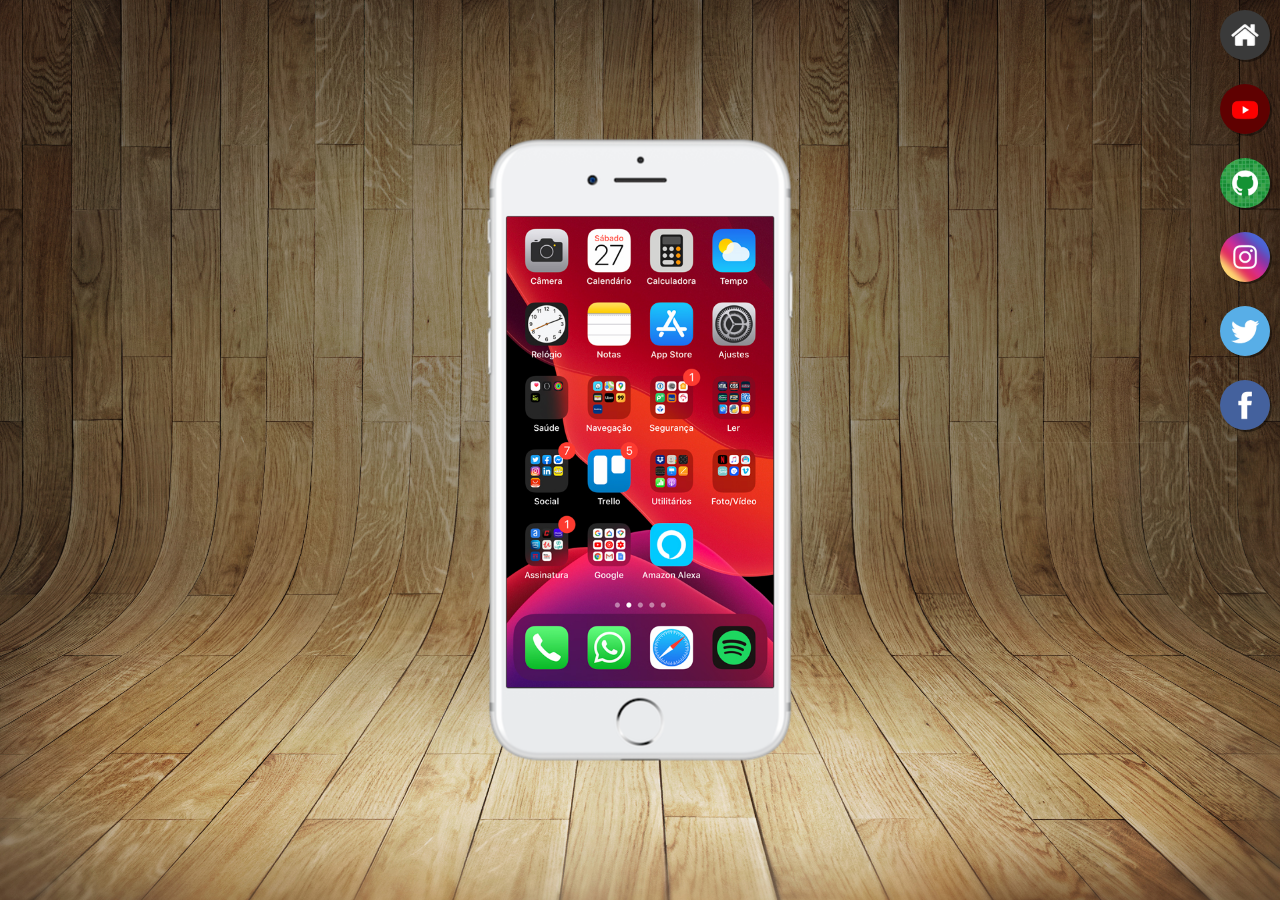
<file: index.html>
<!DOCTYPE html>
<html lang="pt-br">
<head>
    <meta charset="UTF-8">
    <meta http-equiv="X-UA-Compatible" content="IE=edge">
    <meta name="viewport" content="width=device-width, initial-scale=1.0">
    <link rel="shortcut icon" href="imagens/favicon.ico" type="image/x-icon">
    <link rel="stylesheet" href="estilos/style.css">
    <title>Projetos redes sociais</title>
</head>
<body>
    <main>
        <section id="telefone">
            <iframe src="home.html" name="tela" id="tela" frameborder="0">
                Seu navegador não é compatível.
            </iframe>

        </section>
        <section id="redes-sociais">
            <a href="home.html" target="tela"><img src="imagens/logo-home.jpg" alt="home"></a><br>
            <a href="youtube.html" target="tela"><img src="imagens/logo-youtube.jpg" alt="youtube"></a><br>
            <a href="github.html" target="tela"><img src="imagens/logo-github.jpg" alt="github"></a><br>
            <a href="instagram.html" target="tela"><img src="imagens/logo-instagram.jpg" alt="instagram"></a><br>
            <a href="twitter.html" target="tela"><img src="imagens/logo-twitter.jpg" alt="twitter"></a><br>
            <a href="facebook.html" target="tela"><img src="imagens/logo-facebook.jpg" alt="facebook"></a>
        </section>

    </main>
</body>
</html>
</file>
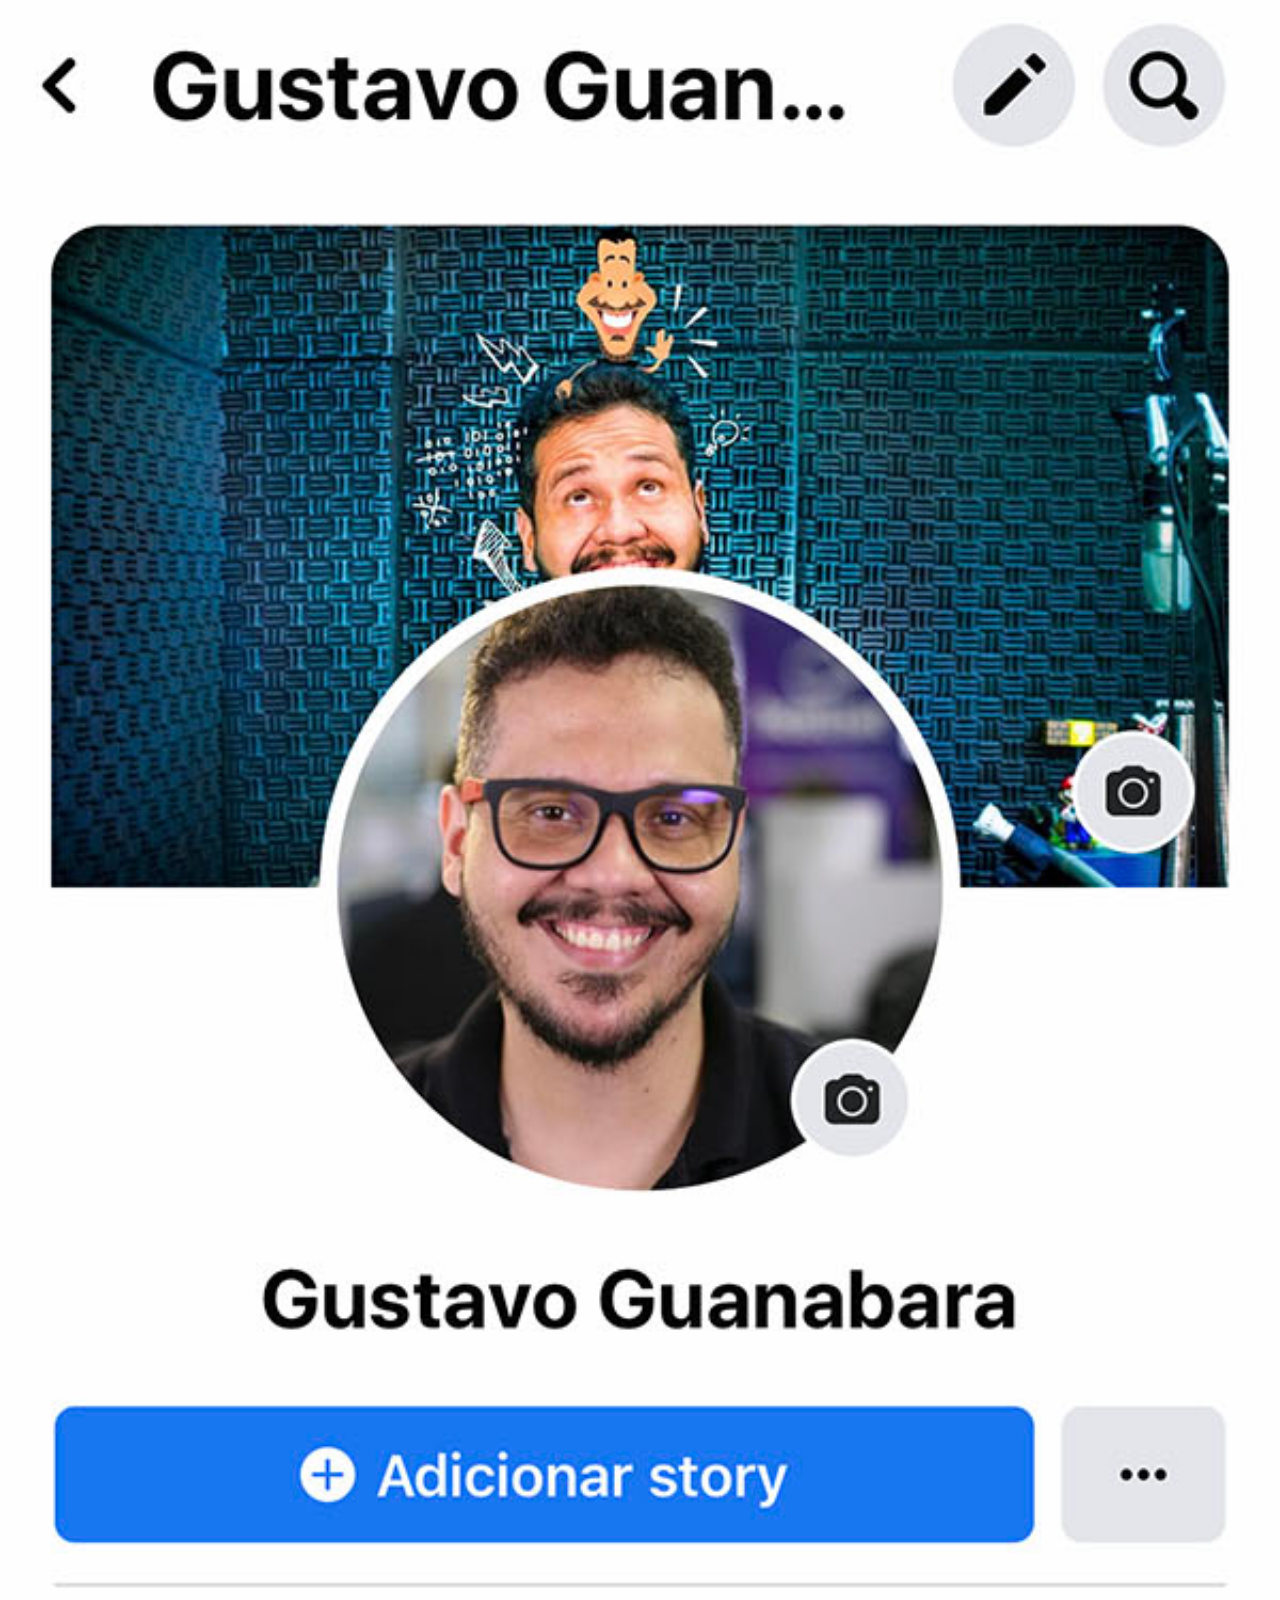
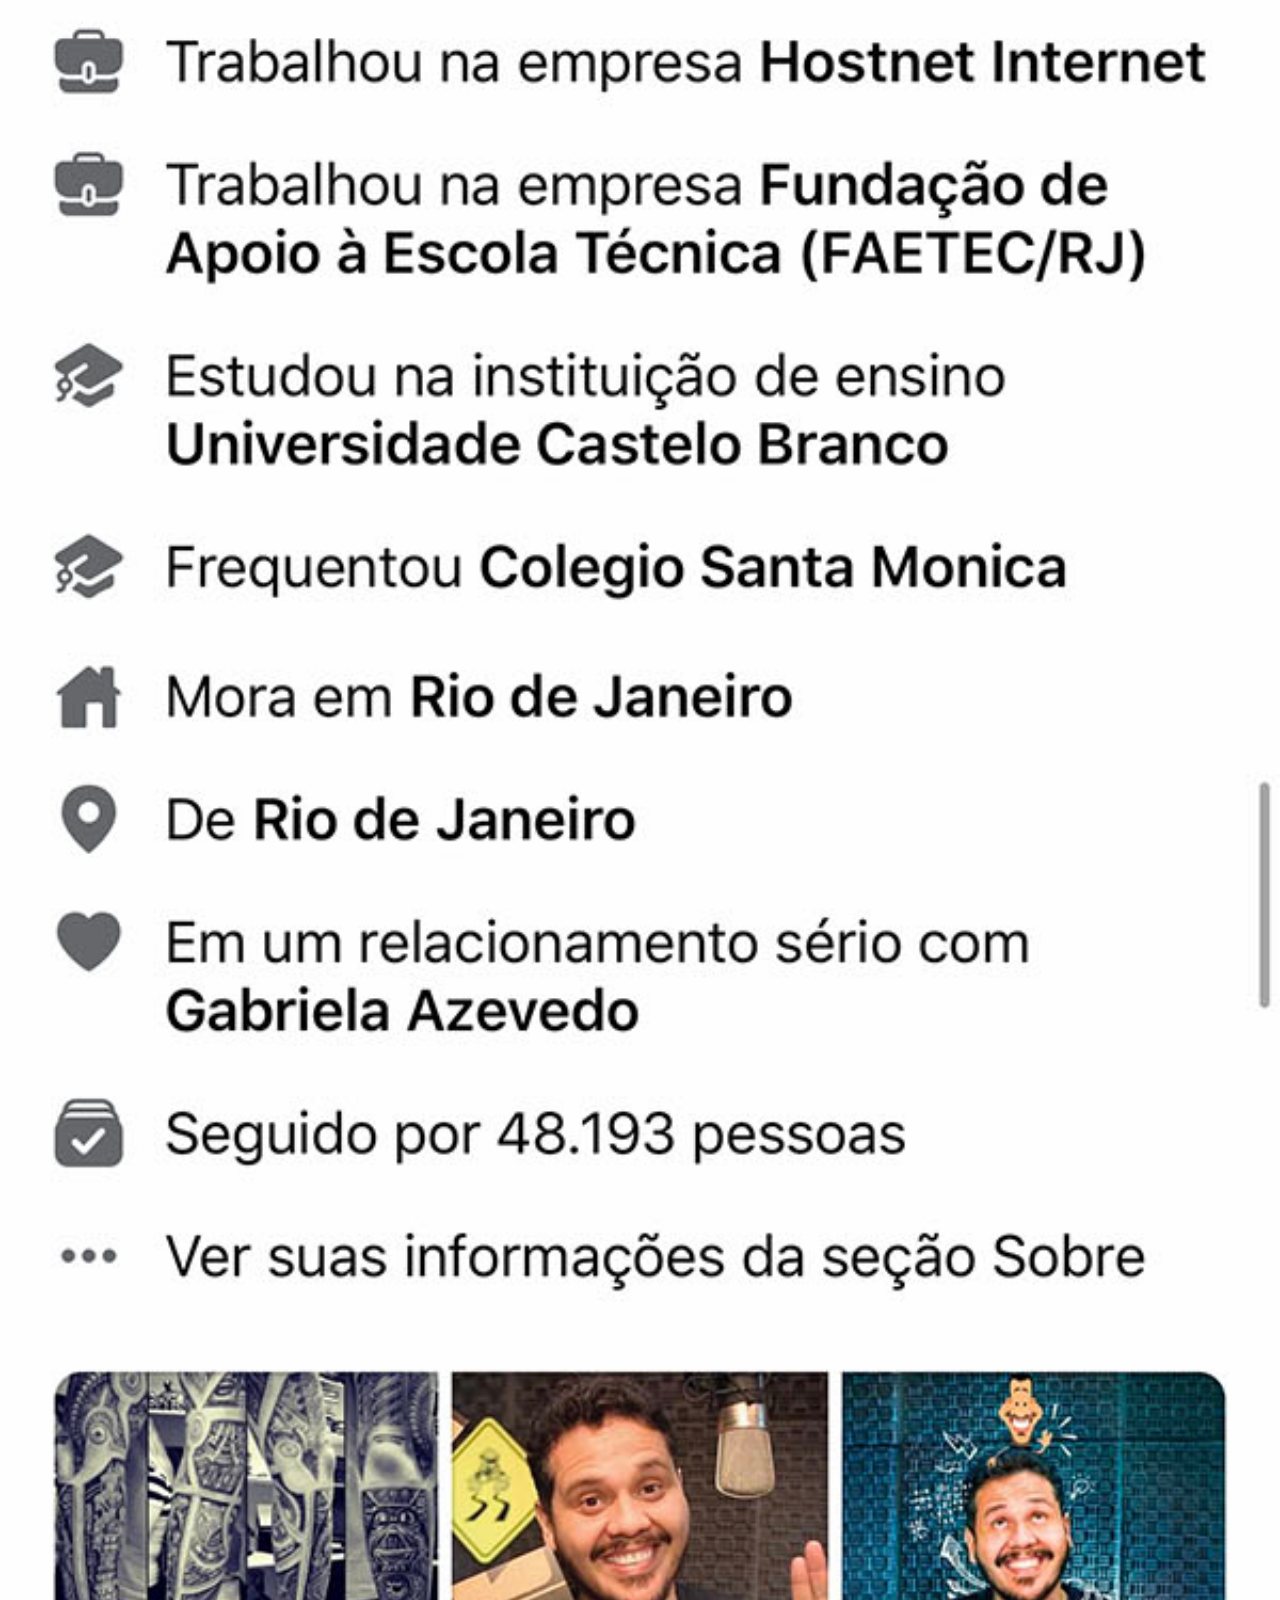
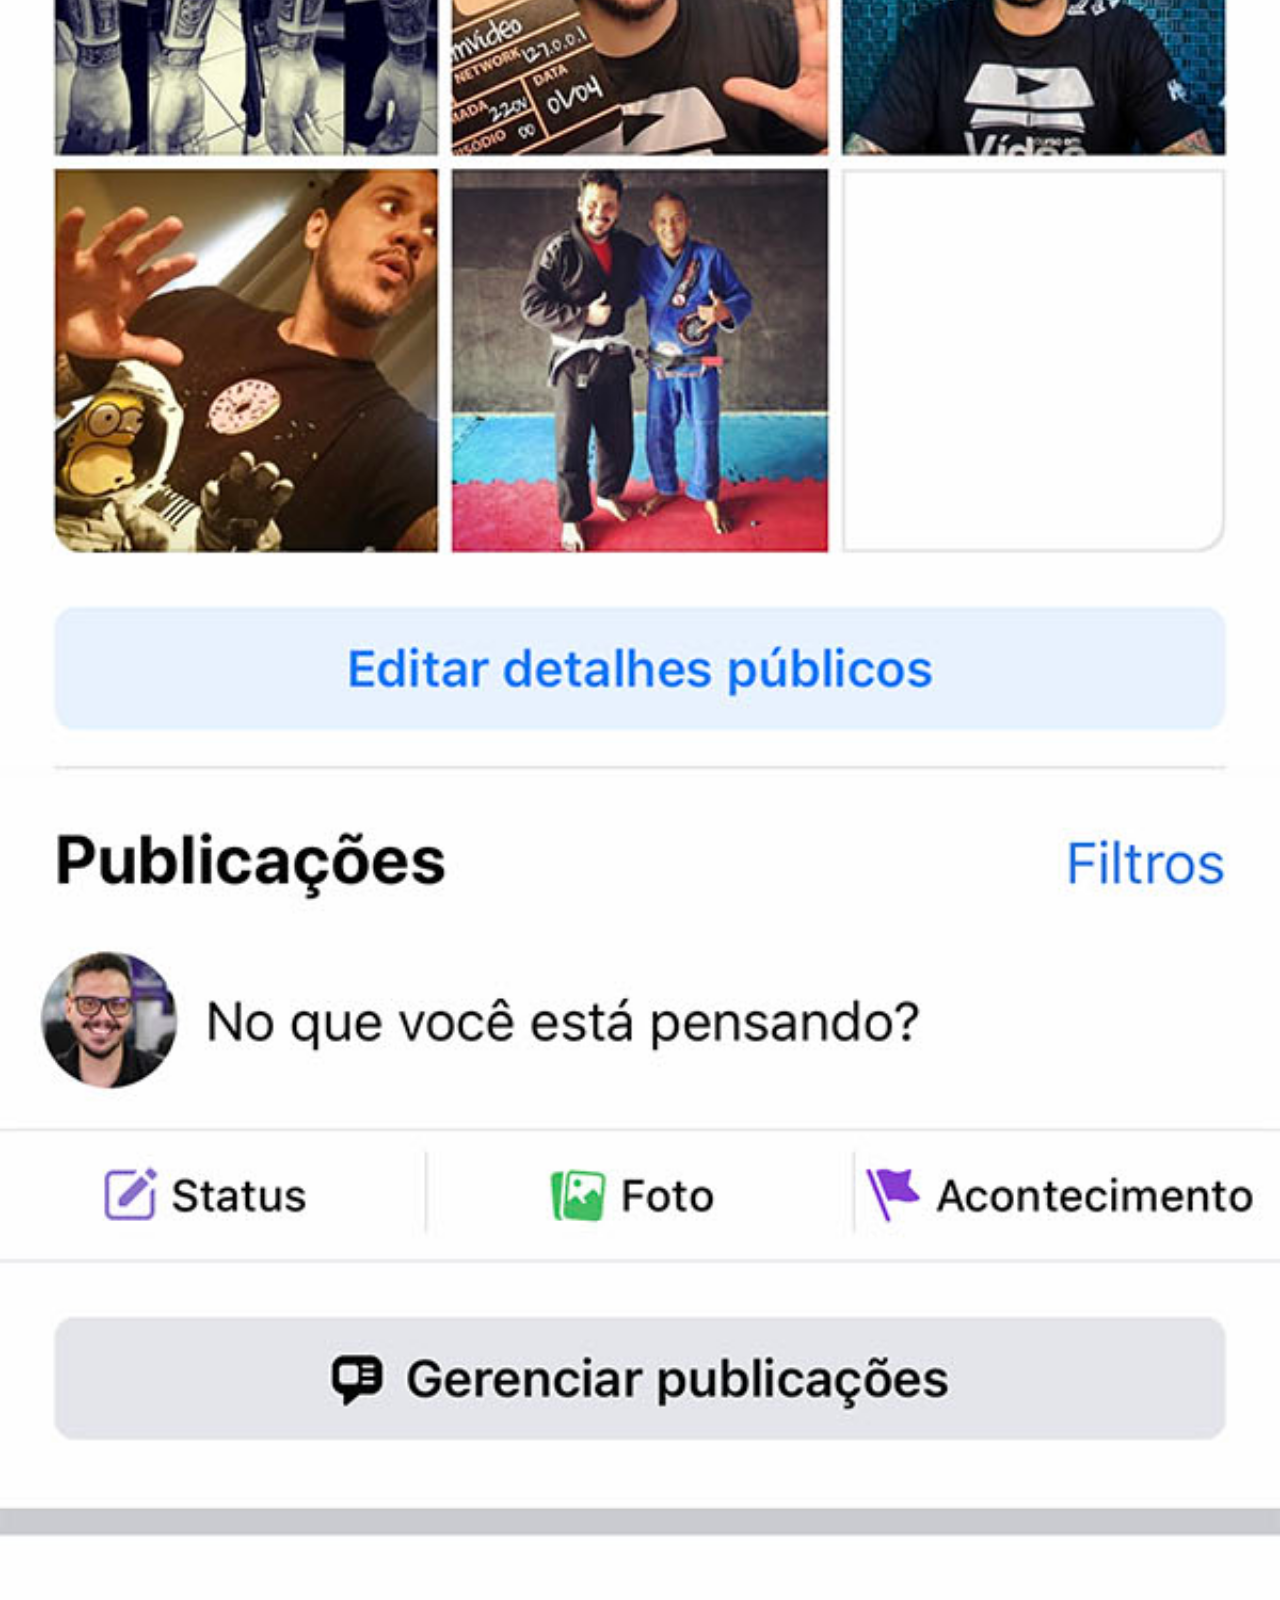
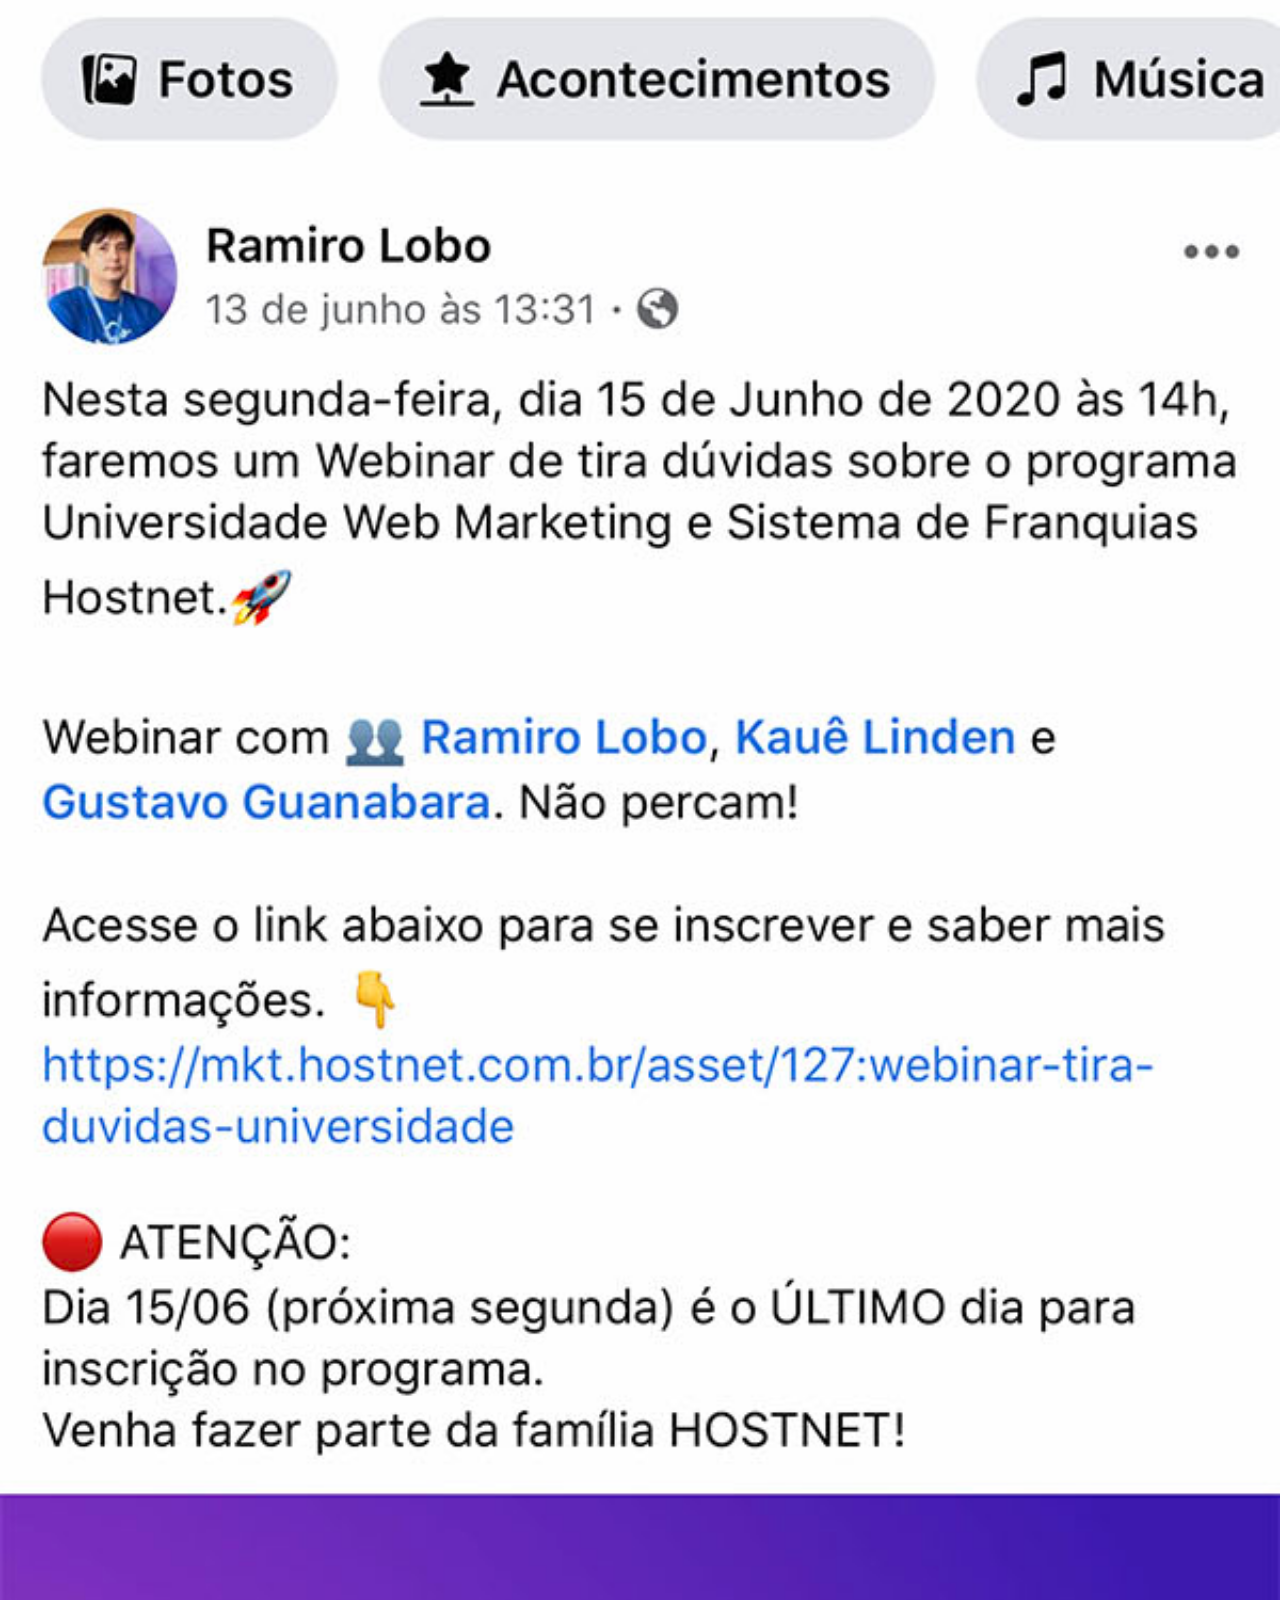
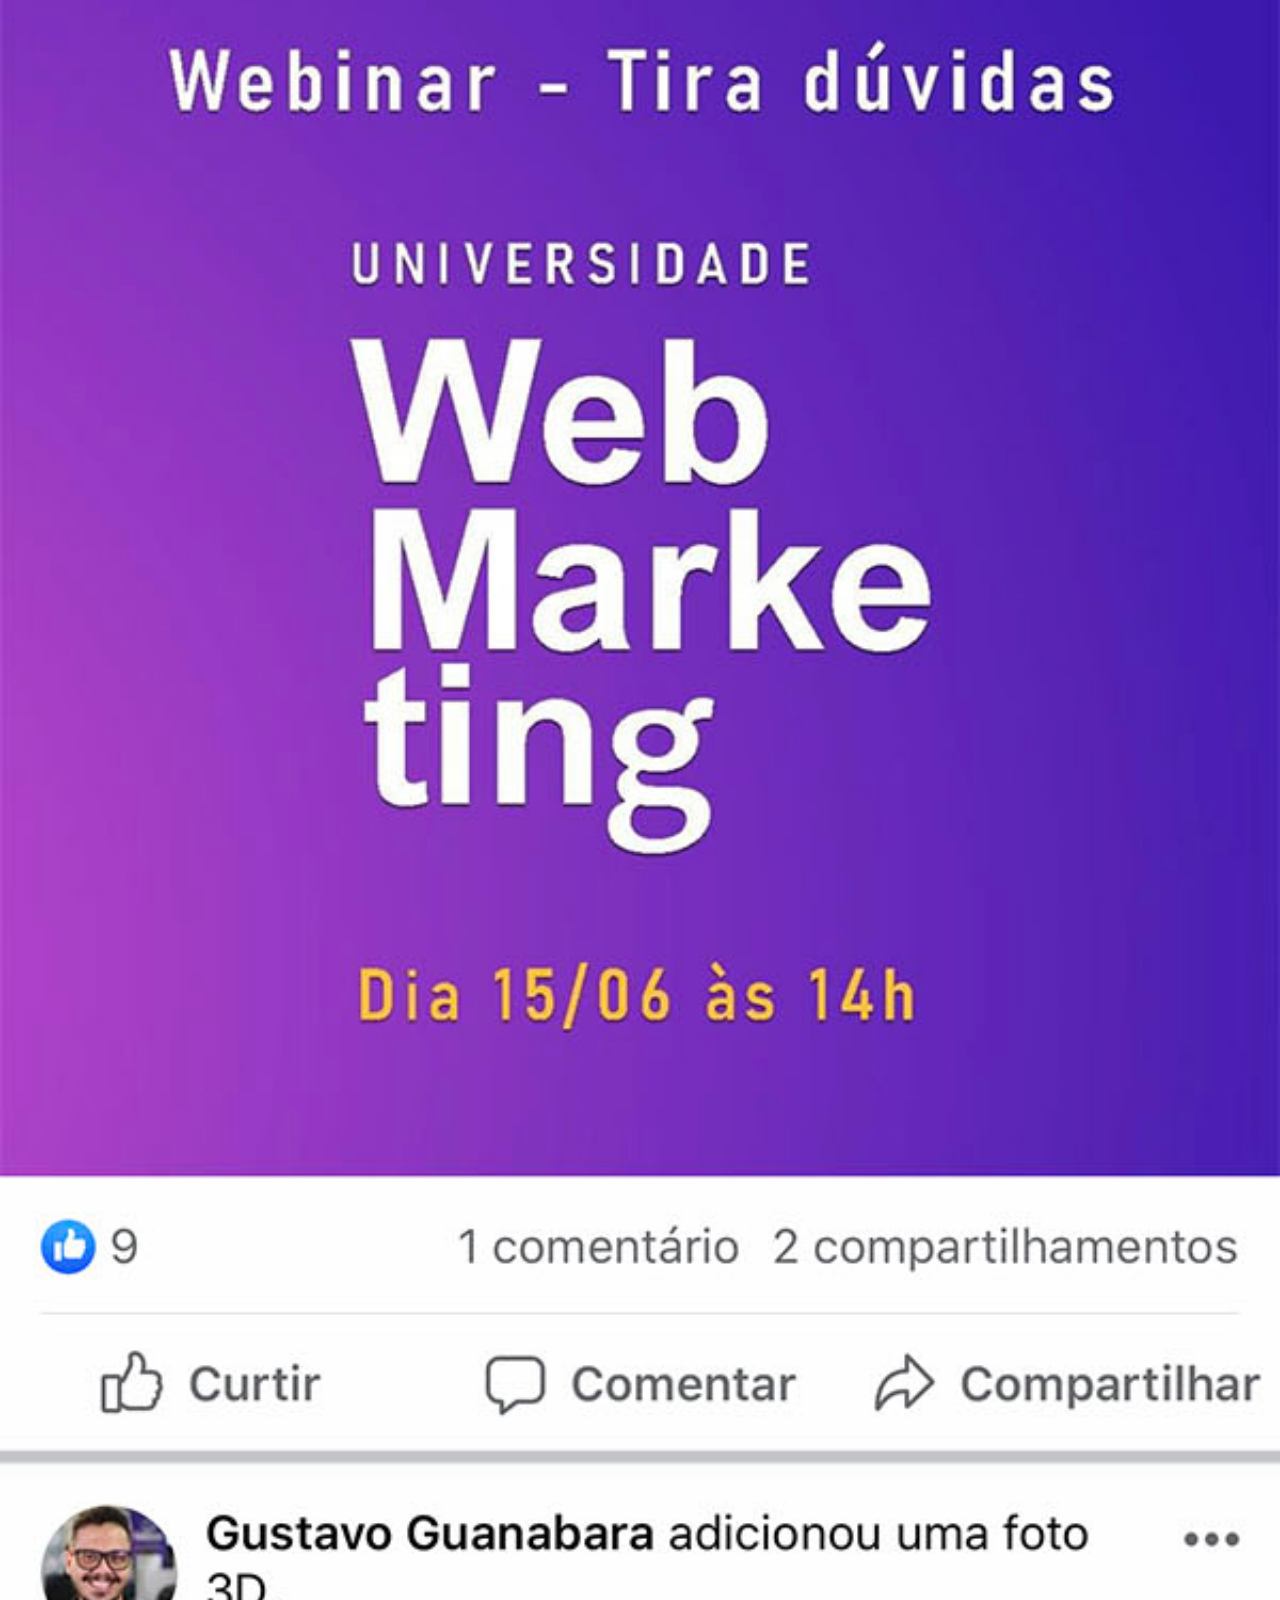
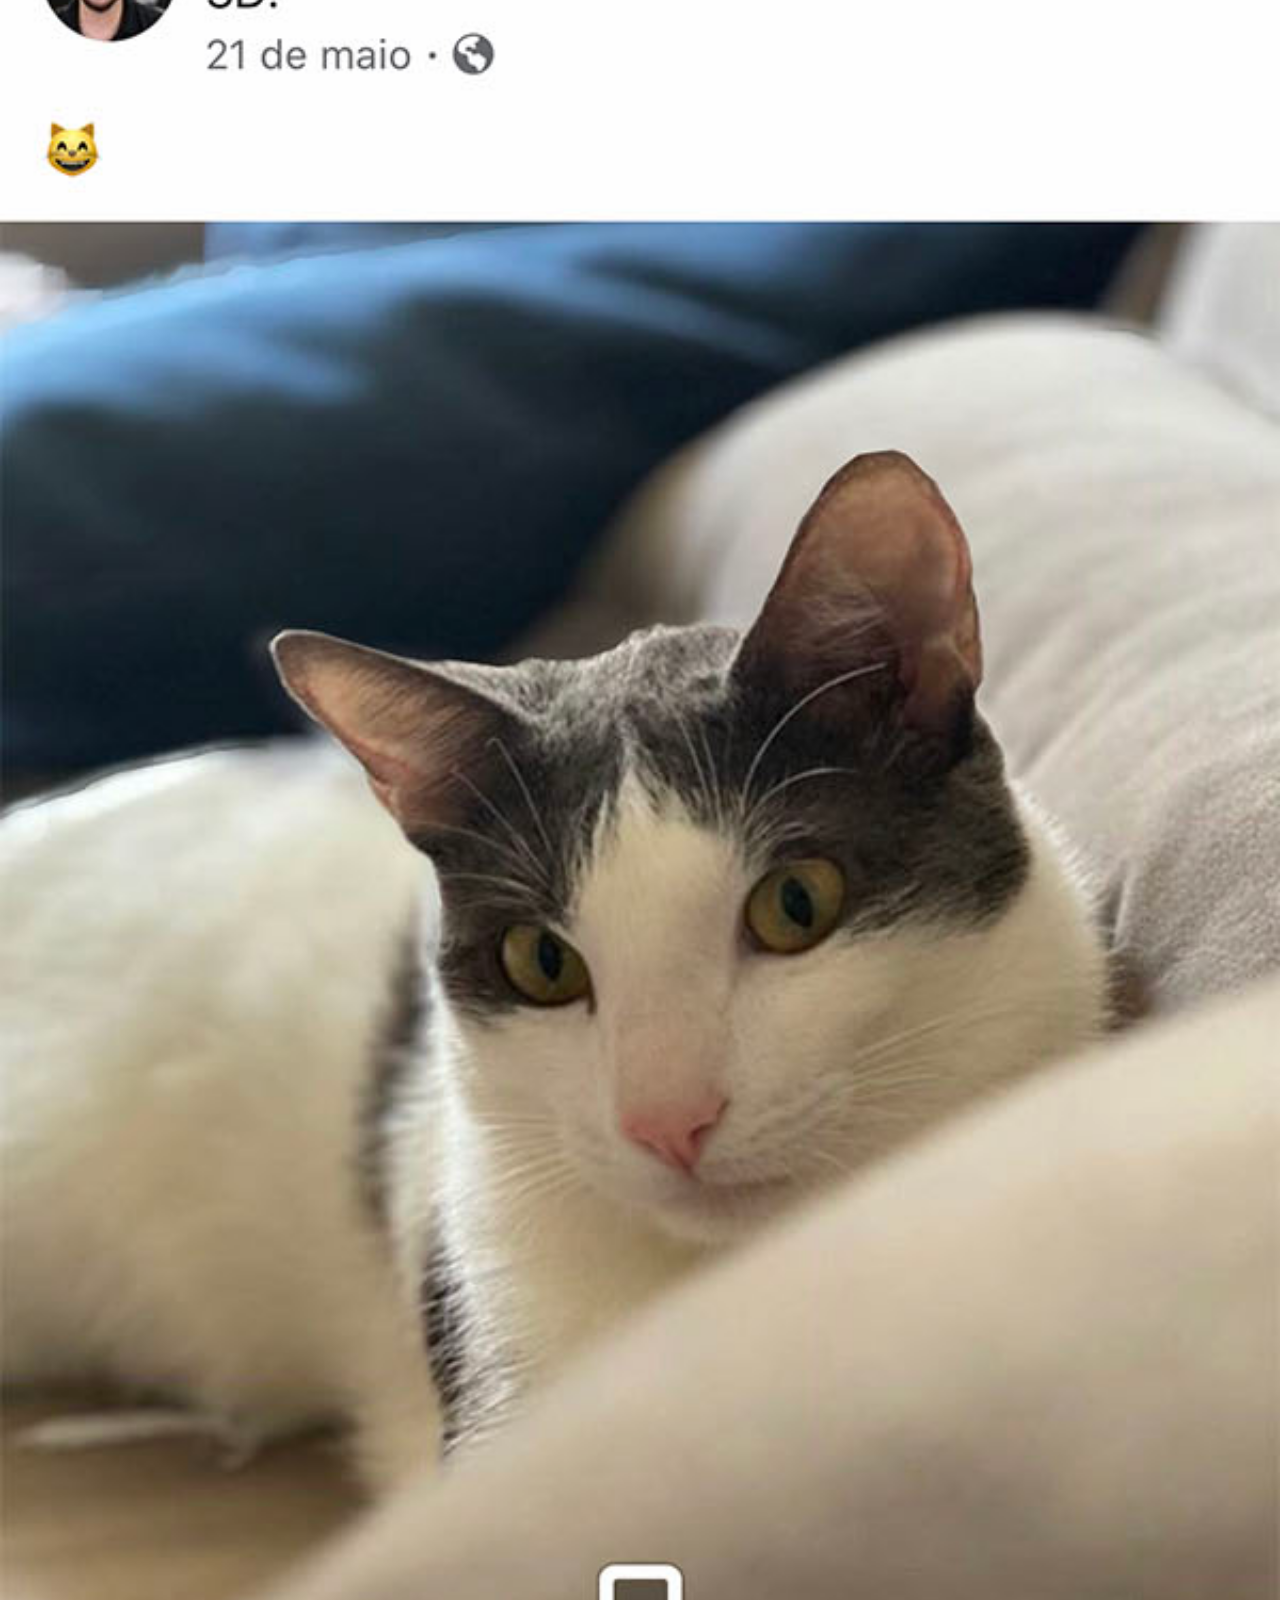
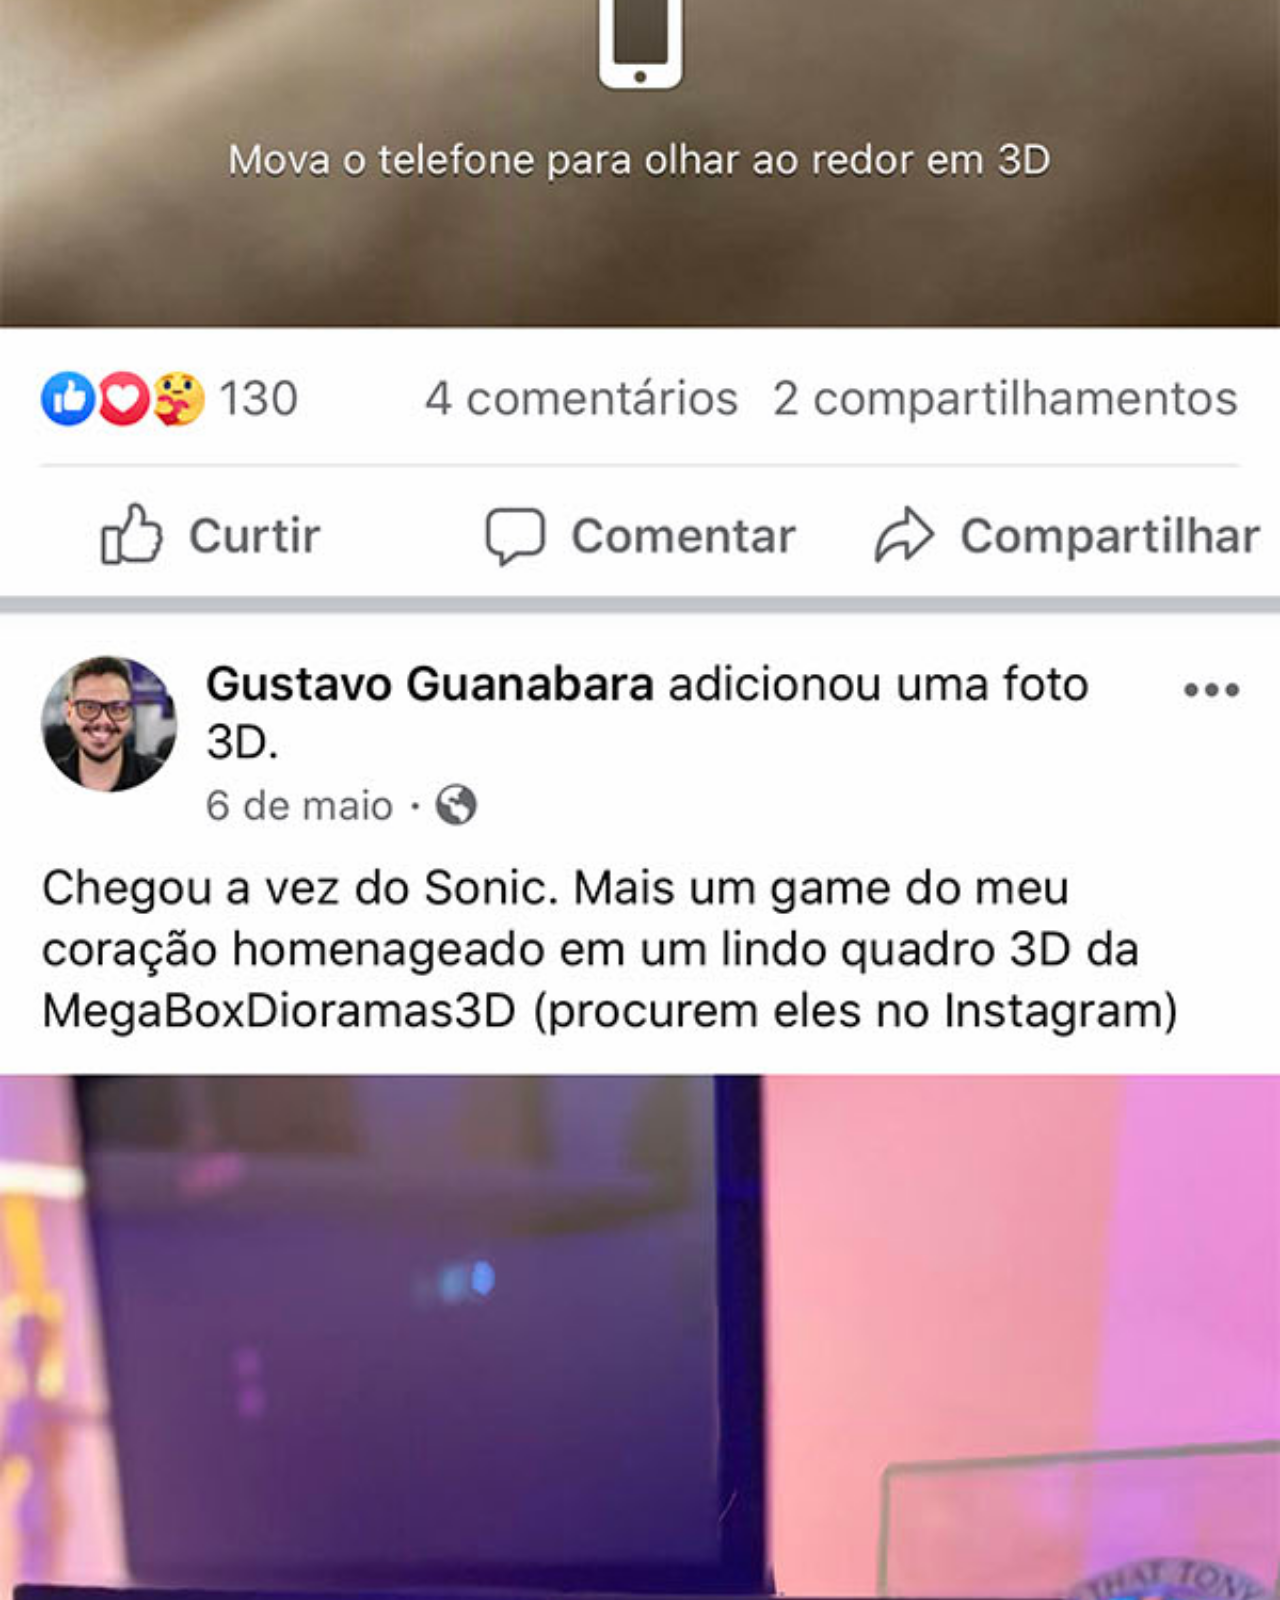
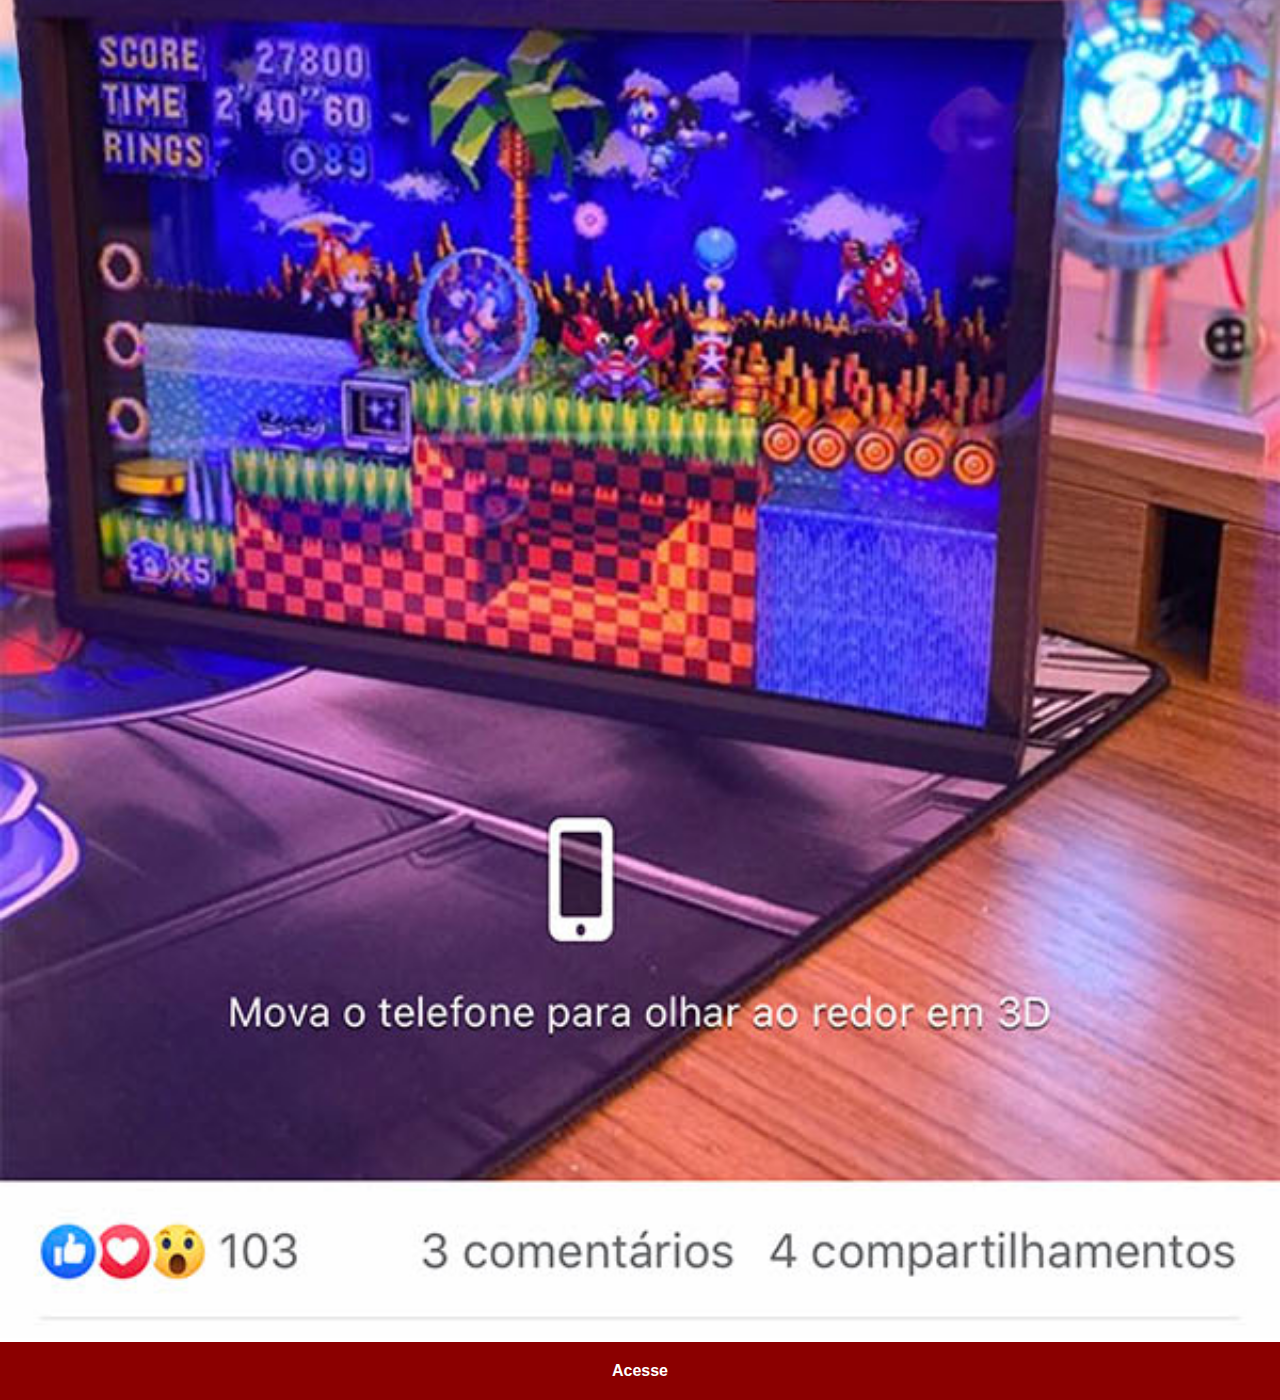
<file: facebook.html>
<!DOCTYPE html>
<html lang="pt-br">
<head>
    <meta charset="UTF-8">
    <meta http-equiv="X-UA-Compatible" content="IE=edge">
    <meta name="viewport" content="width=device-width, initial-scale=1.0">
    <title>facebook</title>
    <link rel="stylesheet" href="estilos/social.css">
</head>
<body>
    <img src="imagens/tela-facebook.jpg" alt="facebook">
    <a href="https://www.facebook.com/" target="_blank">Acesse</a>
</body>
</html>
</file>
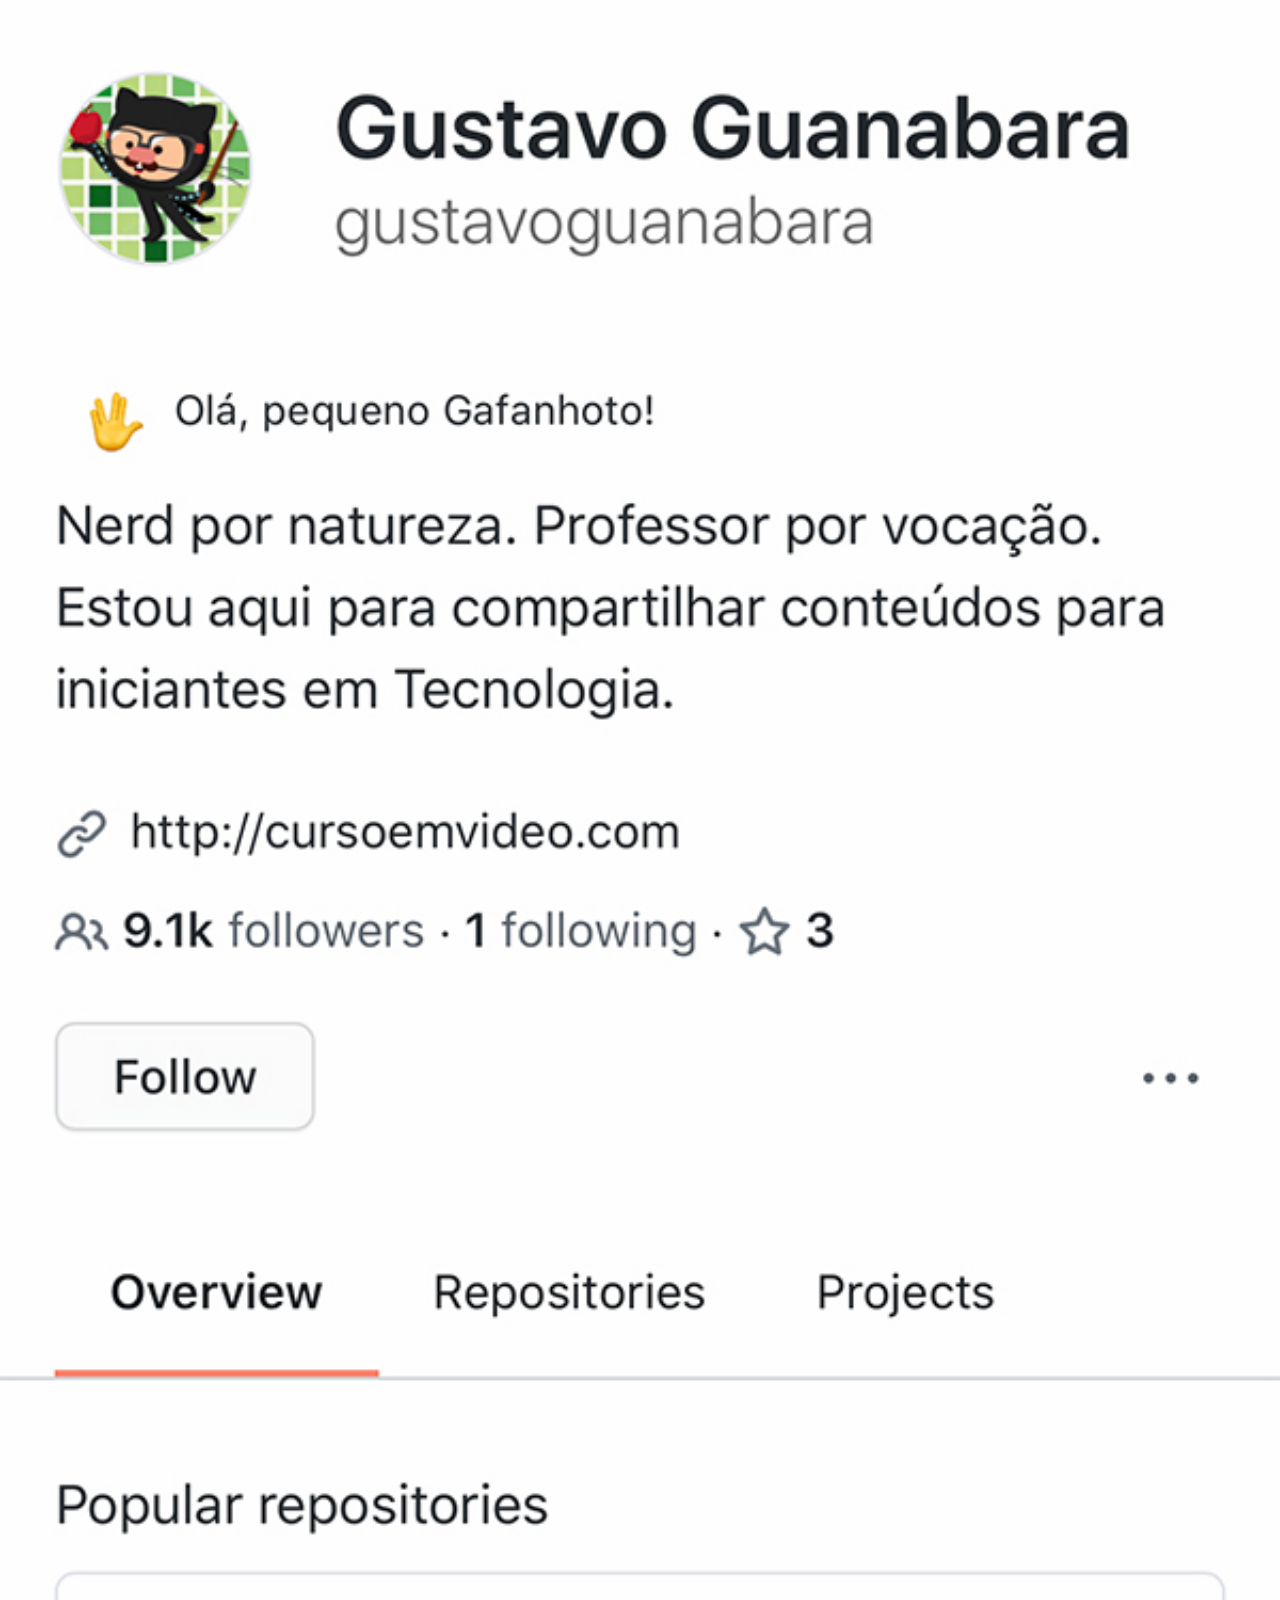
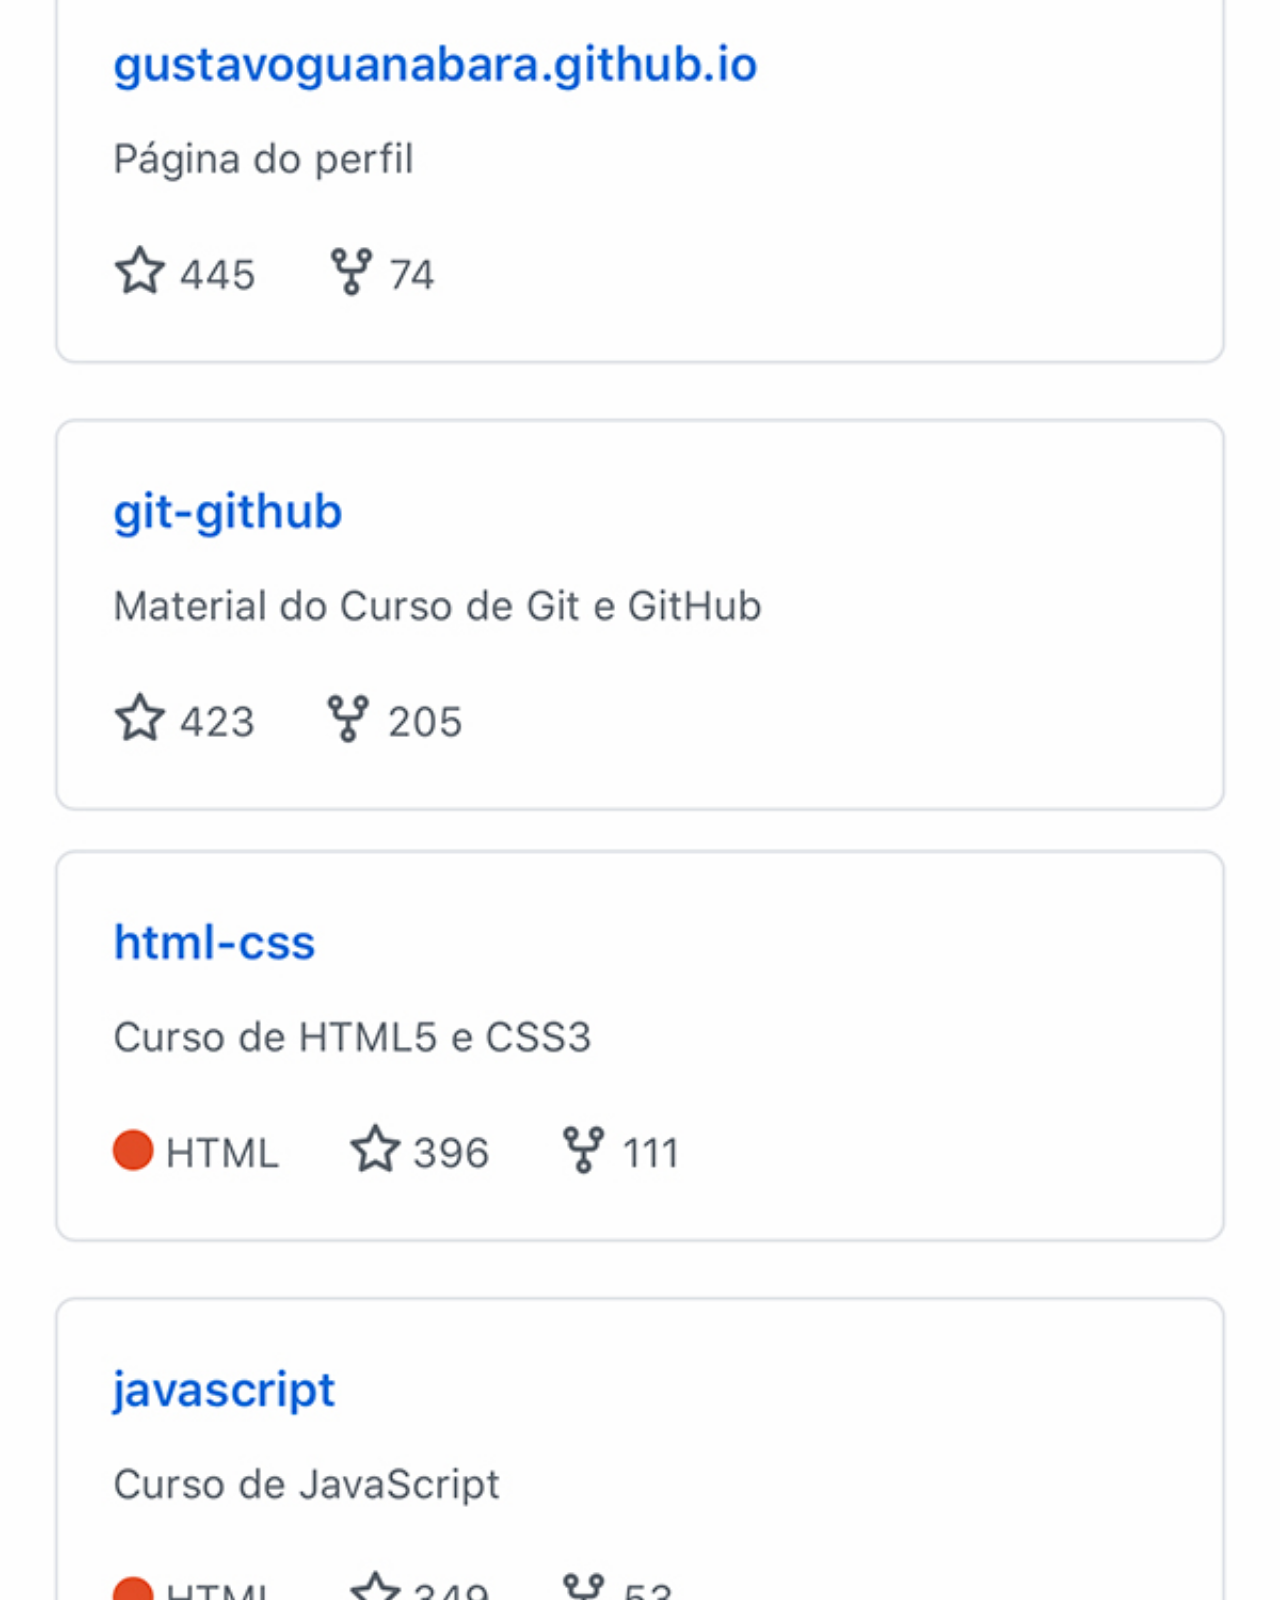
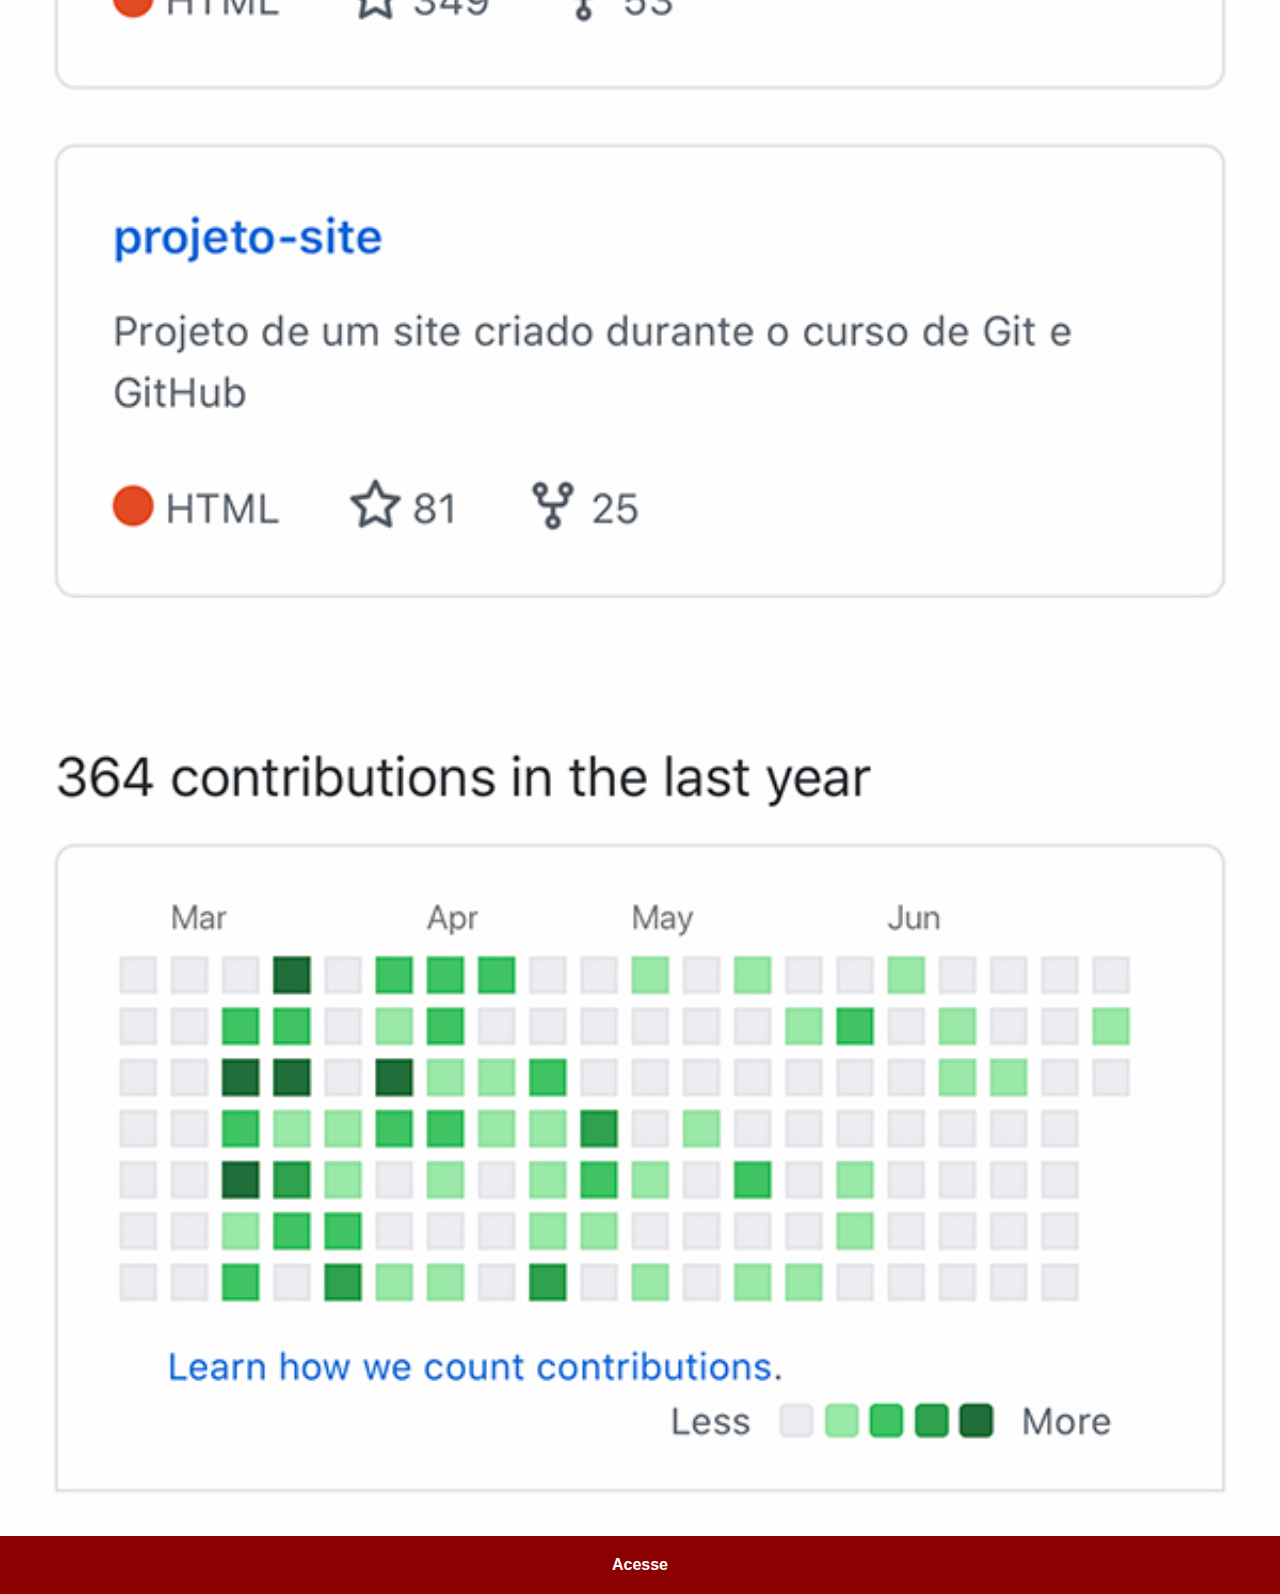
<file: github.html>
<!DOCTYPE html>
<html lang="pt-br">
<head>
    <meta charset="UTF-8">
    <meta http-equiv="X-UA-Compatible" content="IE=edge">
    <meta name="viewport" content="width=device-width, initial-scale=1.0">
    <title>Github</title>
    <link rel="stylesheet" href="estilos/social.css">
</head>
<body>
    <img src="imagens/tela-github.jpg" alt="github">
    <a href="https://gustavoguanabara.github.io/" target="_blank">Acesse</a>
</body>
</html>
</file>
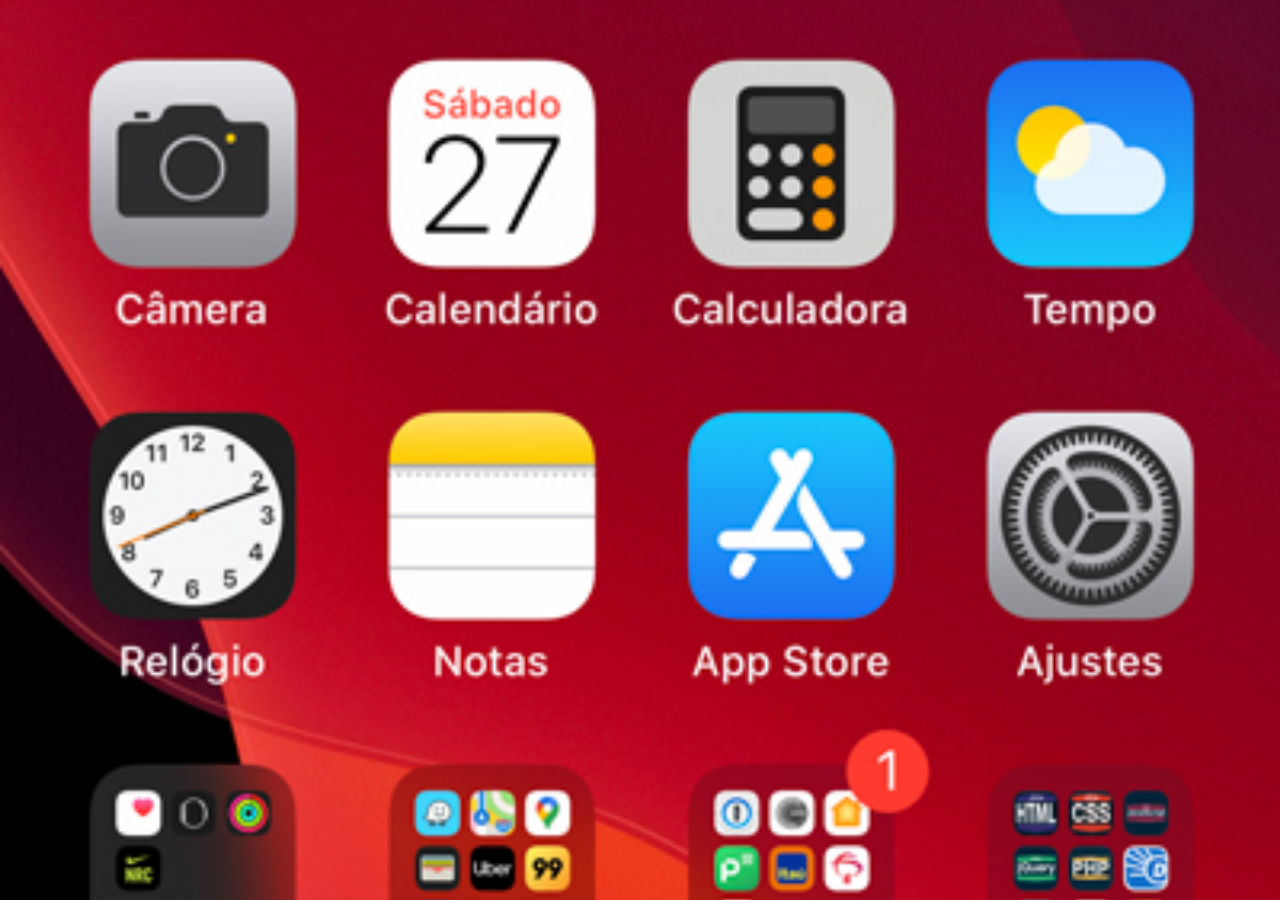
<file: home.html>
<!DOCTYPE html>
<html lang="pt-br">
<head>
    <meta charset="UTF-8">
    <meta http-equiv="X-UA-Compatible" content="IE=edge">
    <meta name="viewport" content="width=device-width, initial-scale=1.0">
    <title>Home</title>
    <style>
        * {
            margin: 0px;
            padding: 0px;
        }
        body {
            width: 100vw;
            height: 100vh;
            background: black url('imagens/tela-home.jpg') no-repeat top center;
            background-size: cover;
        }
    </style>
</head>

<body>
    
</body>
</html>
</file>
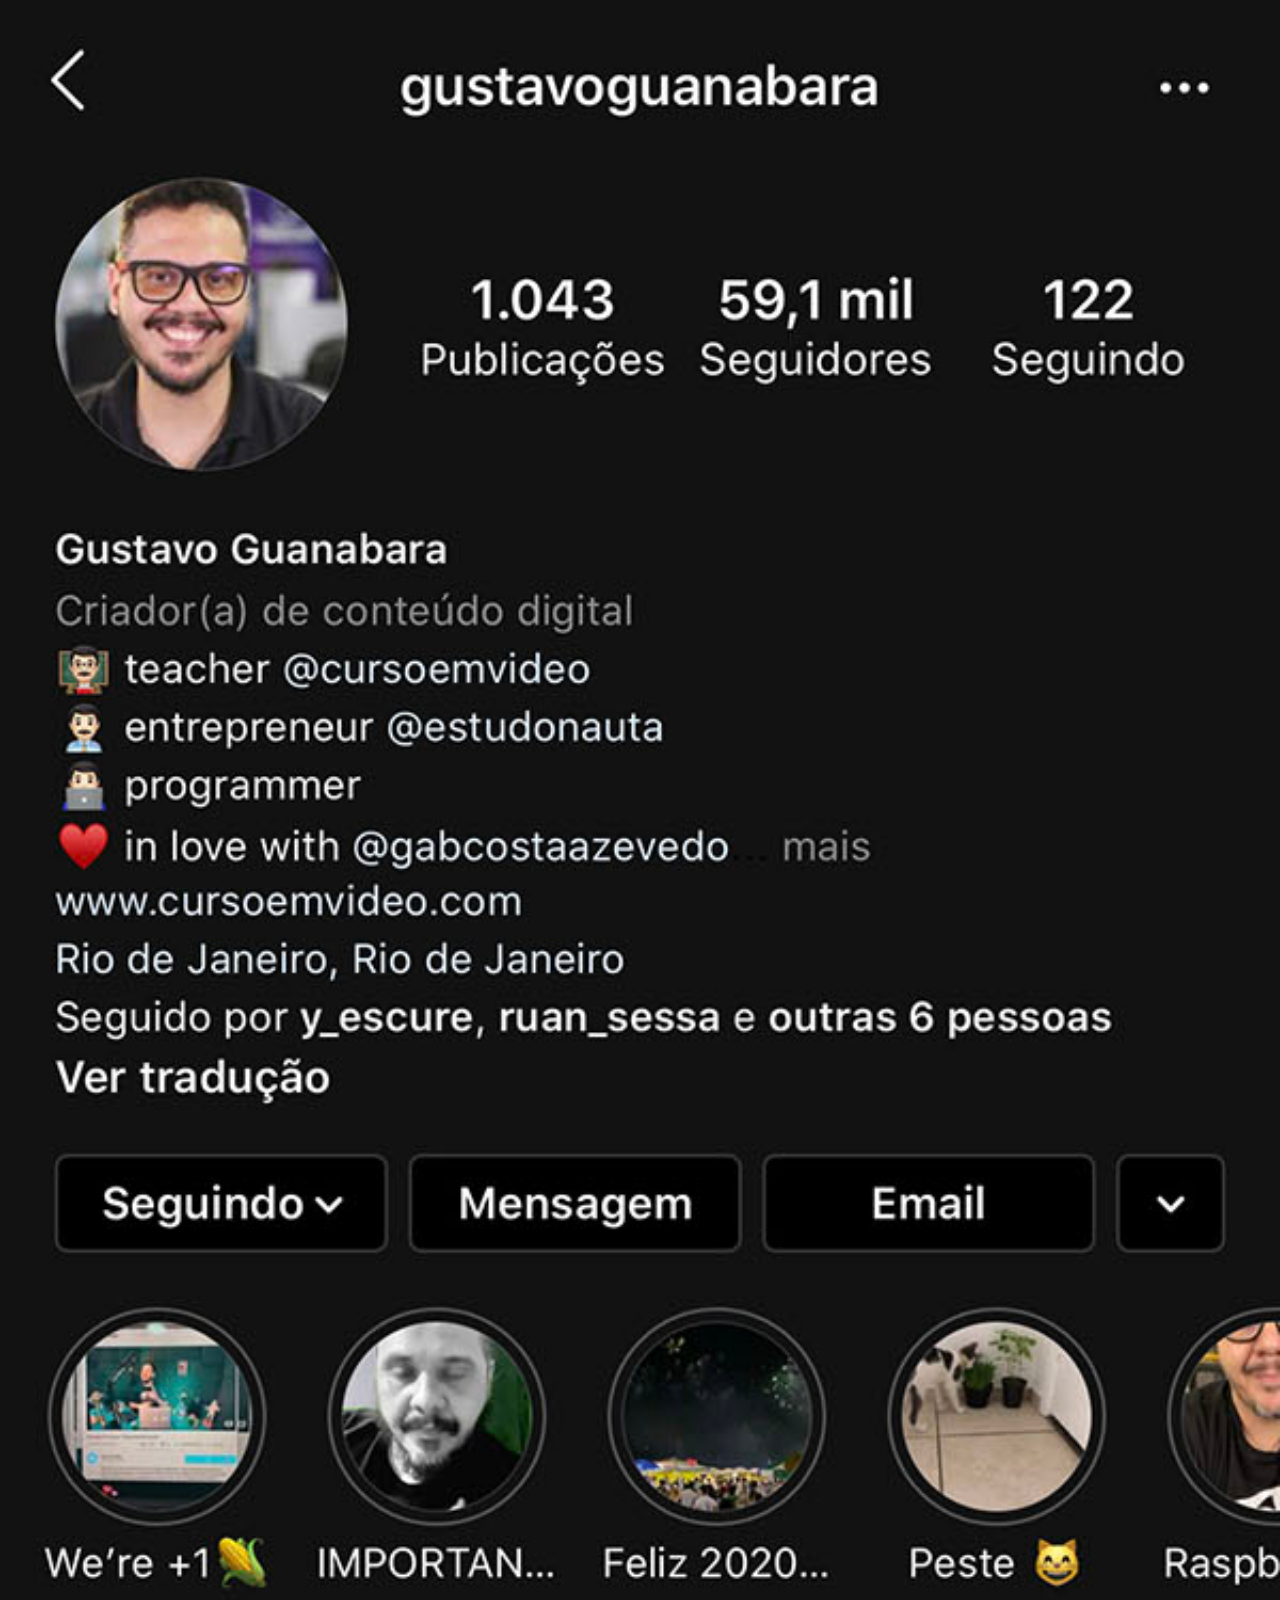
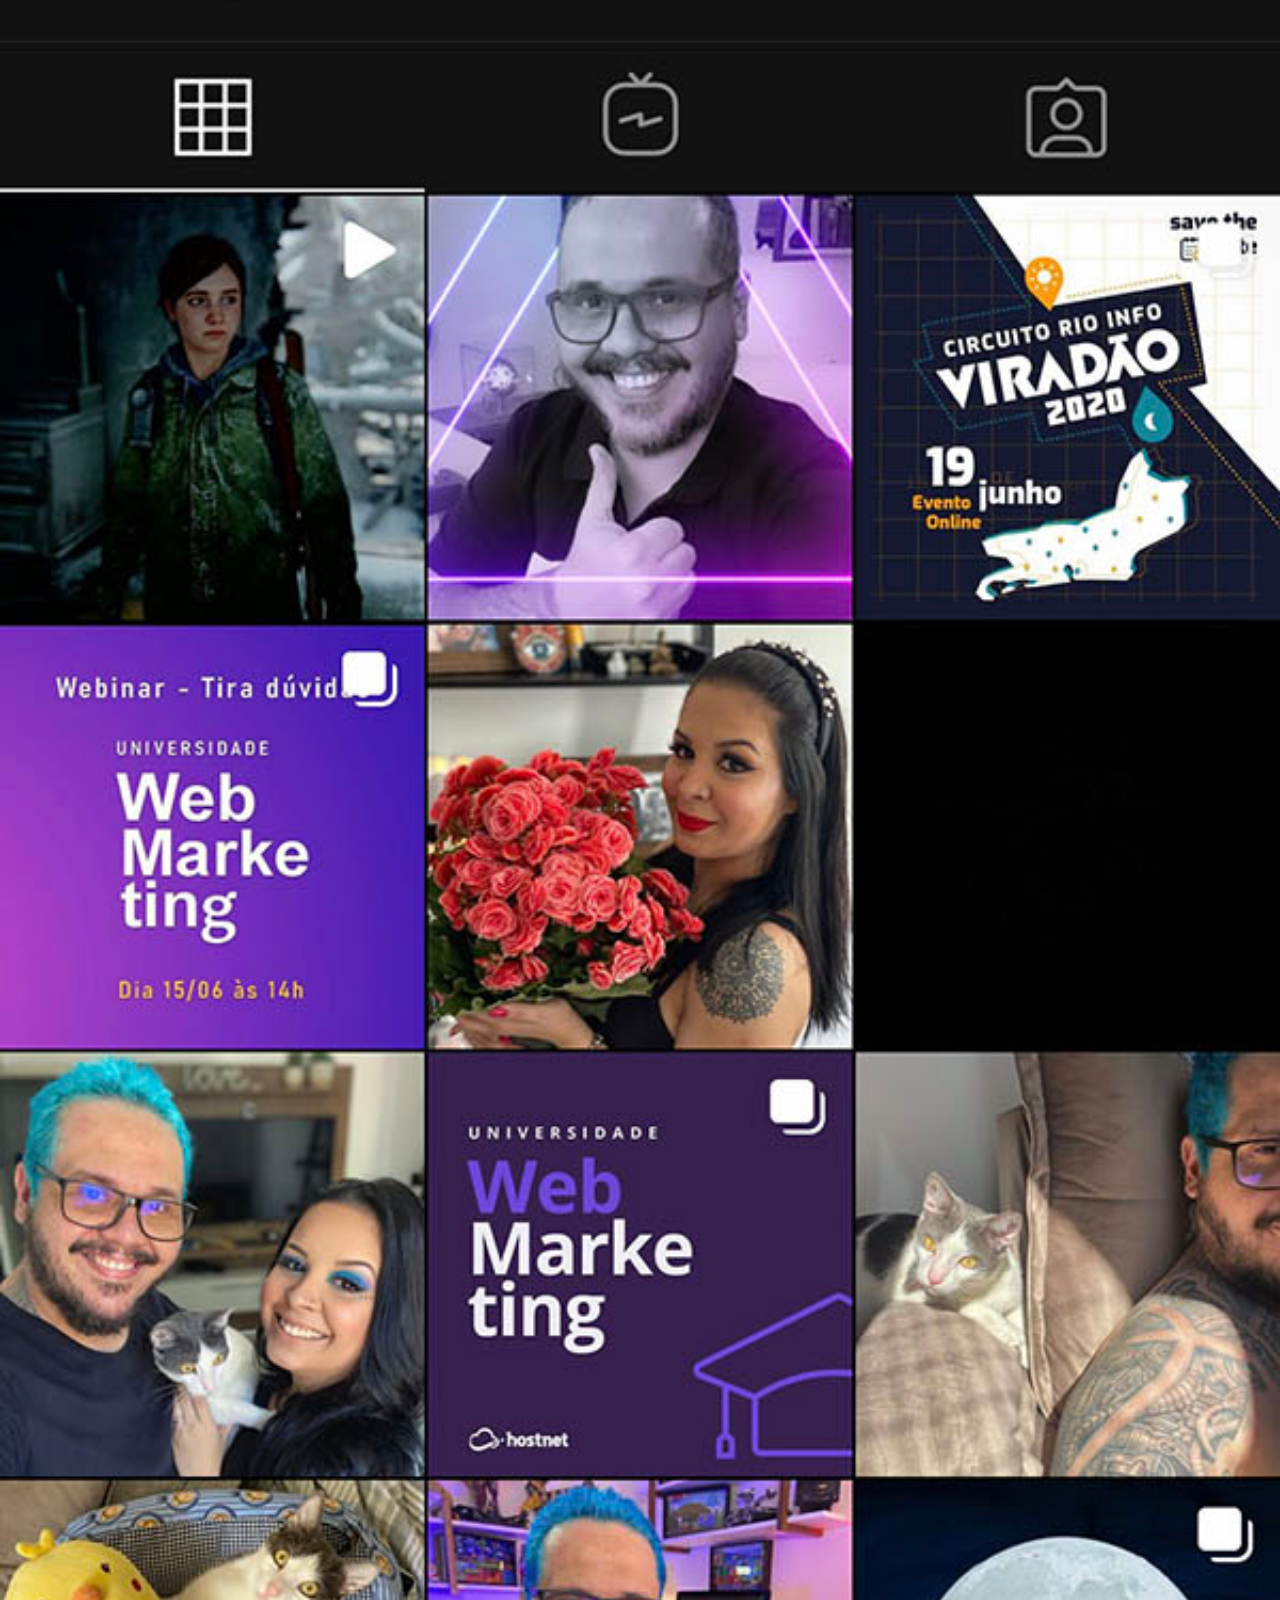
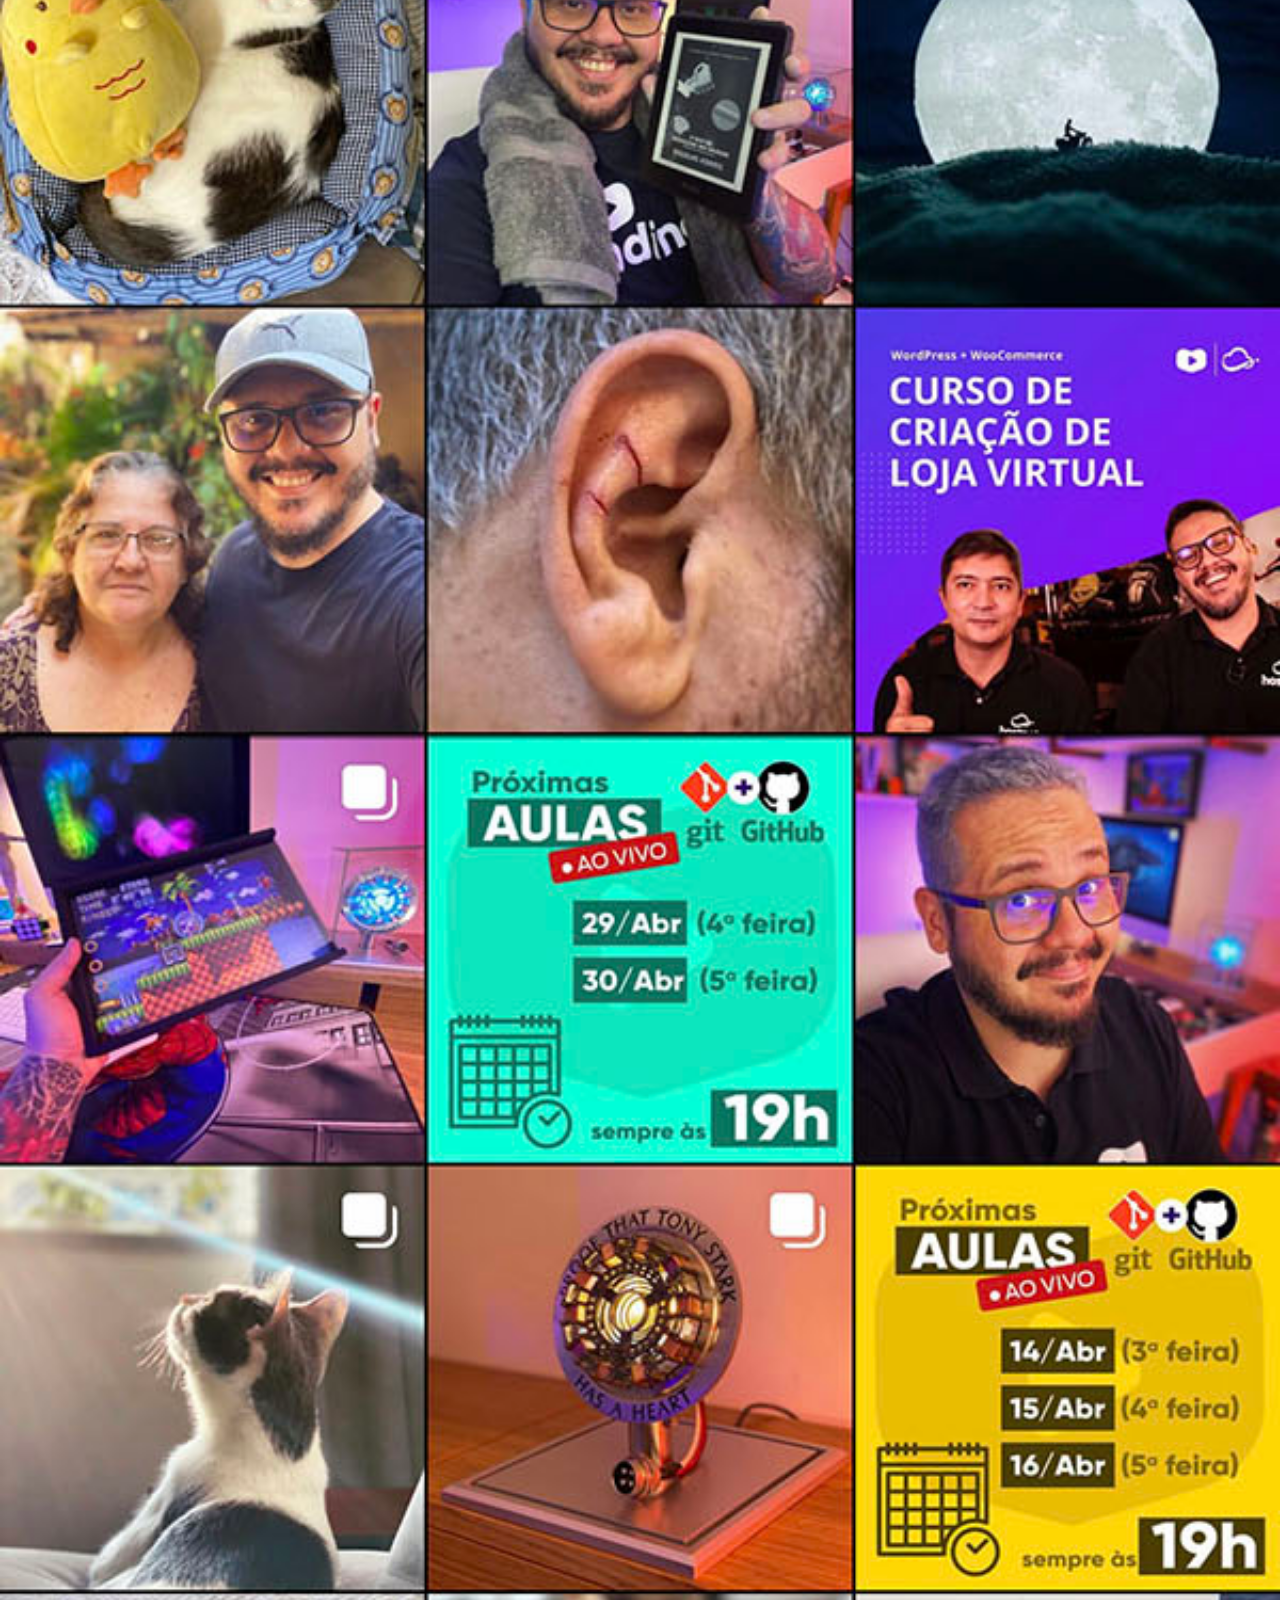
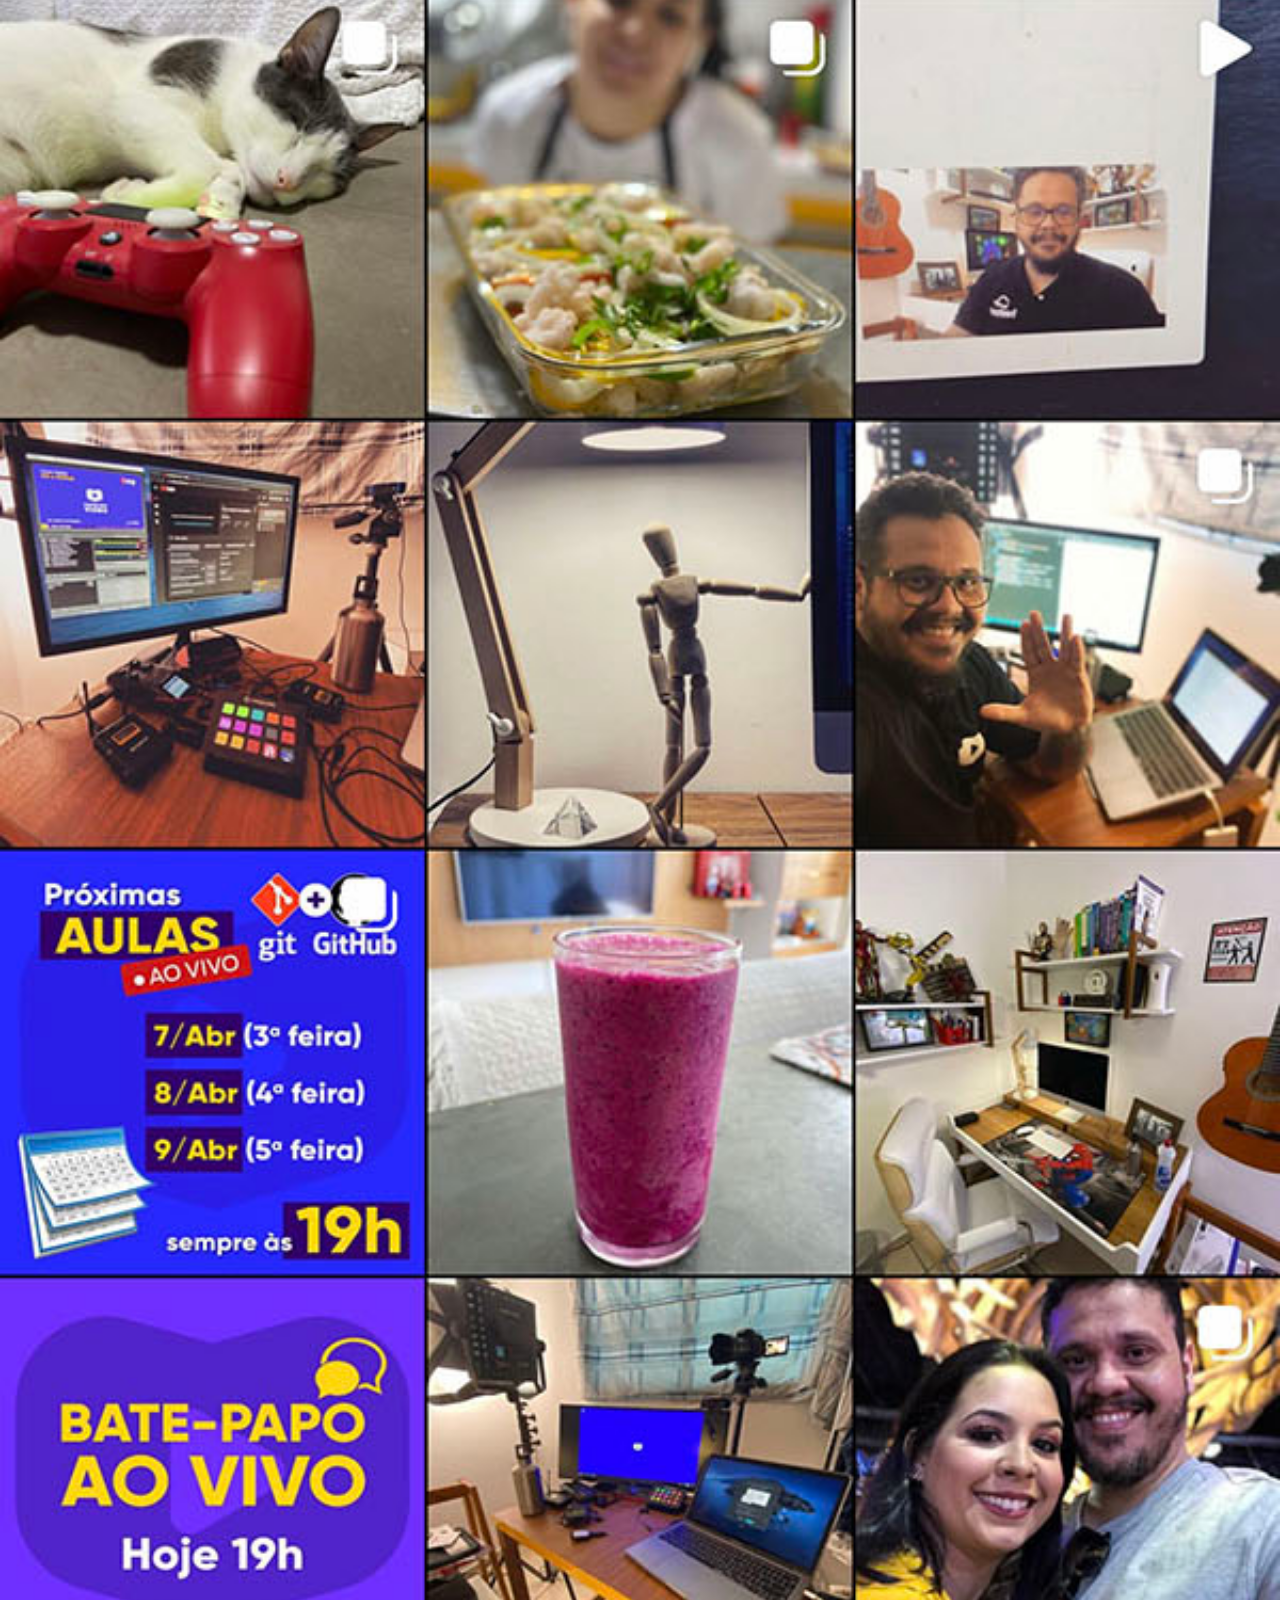
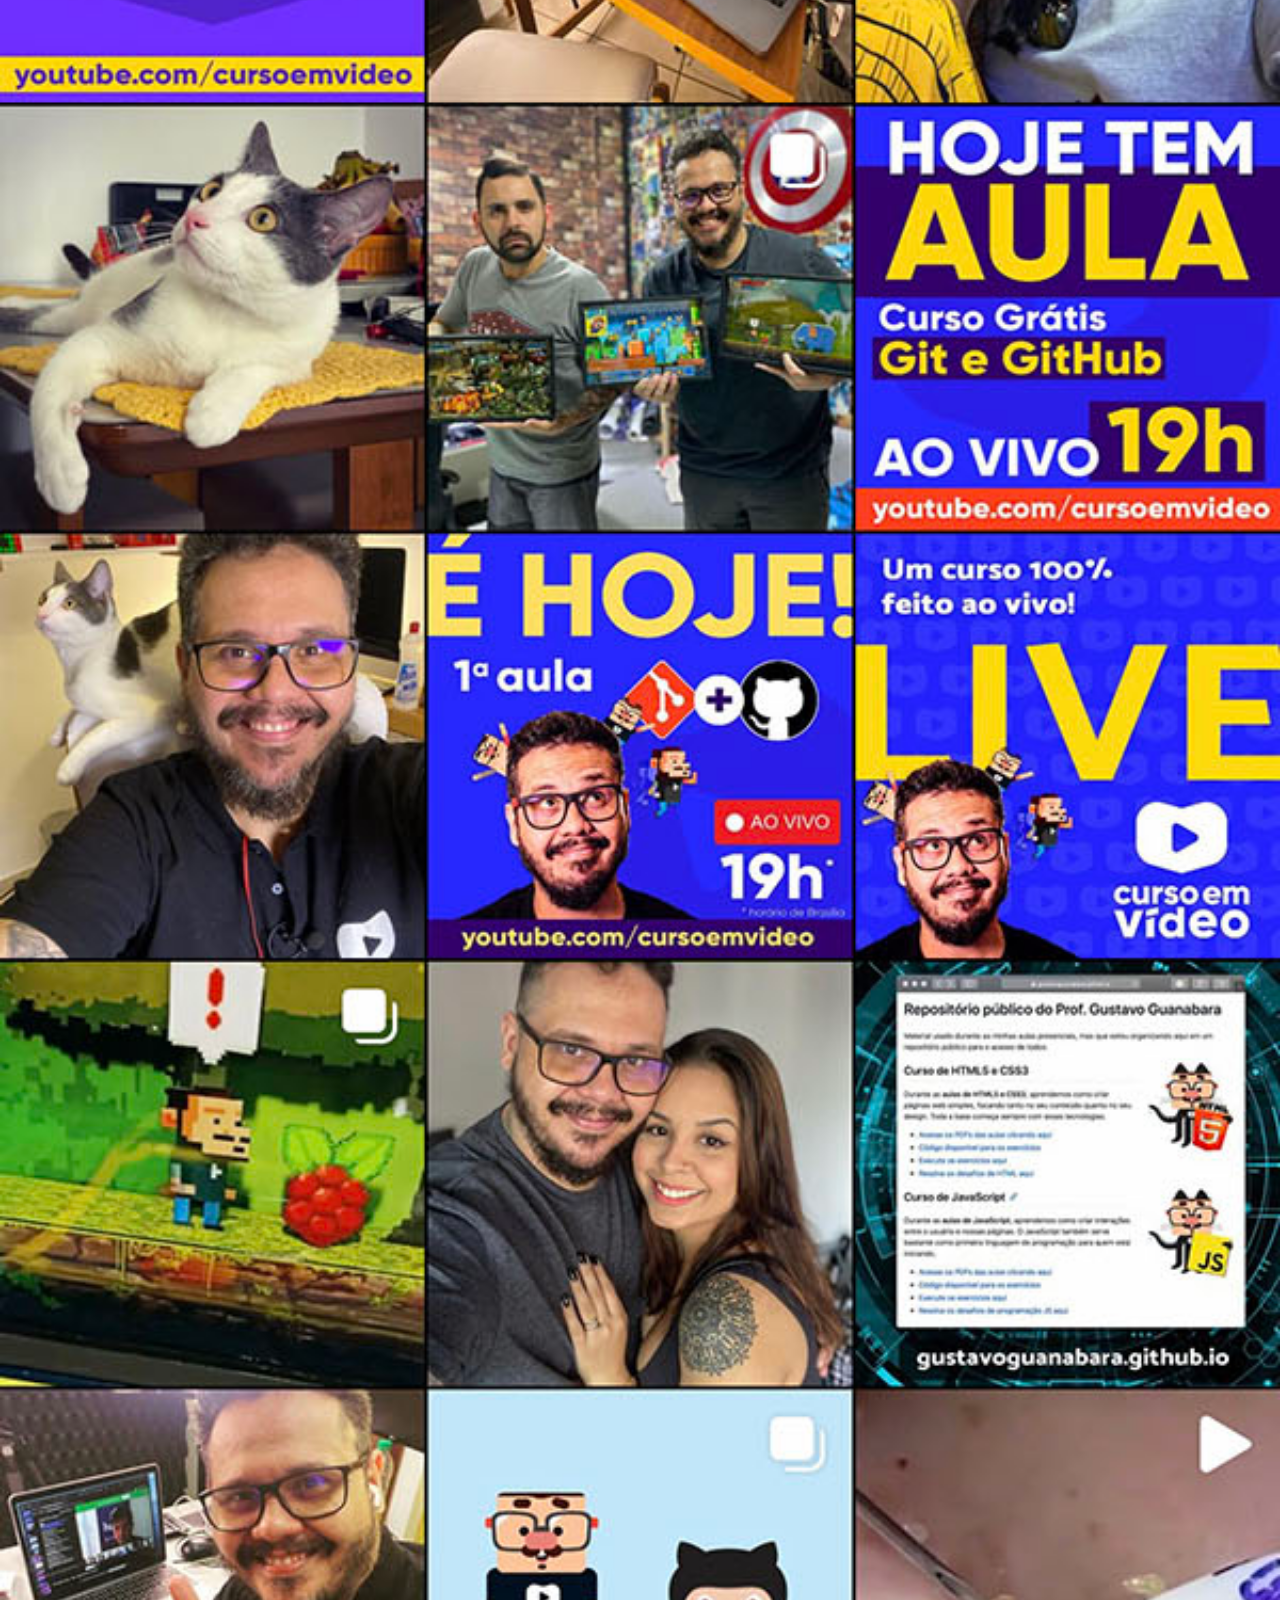
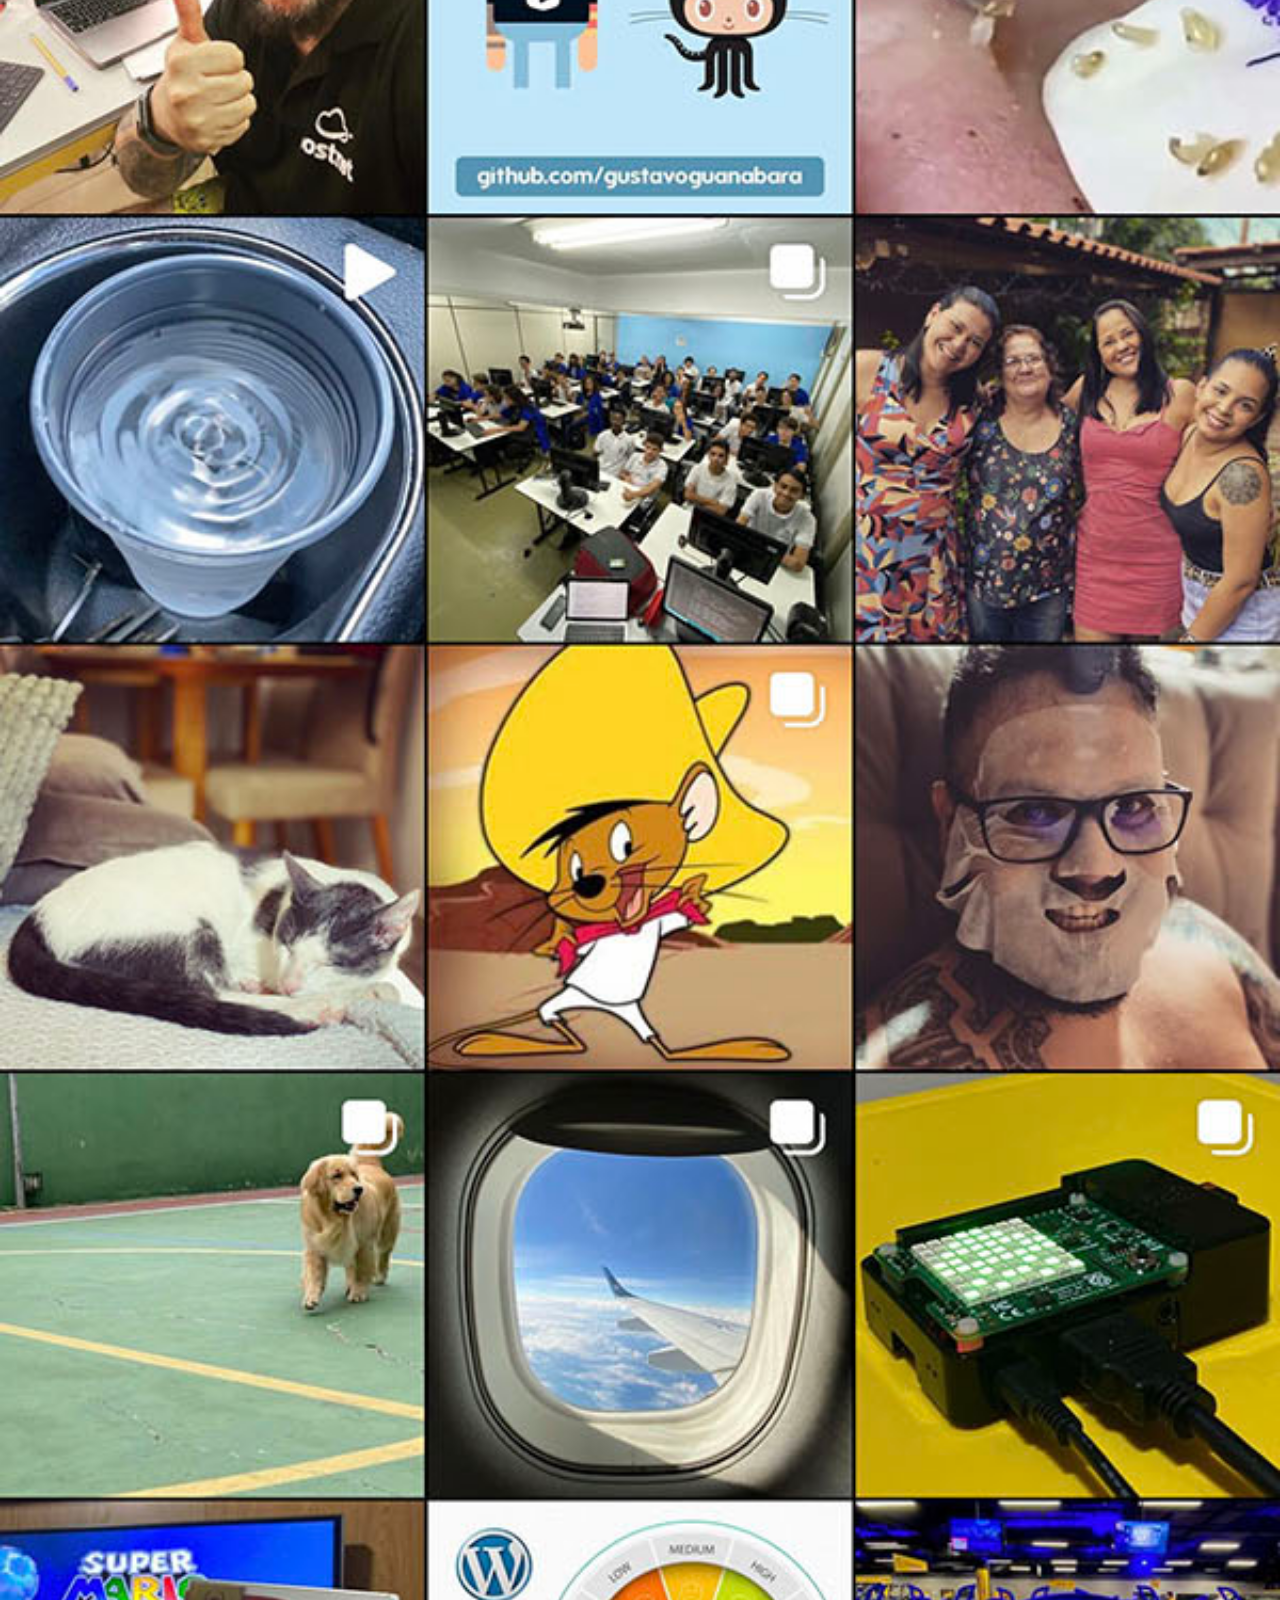
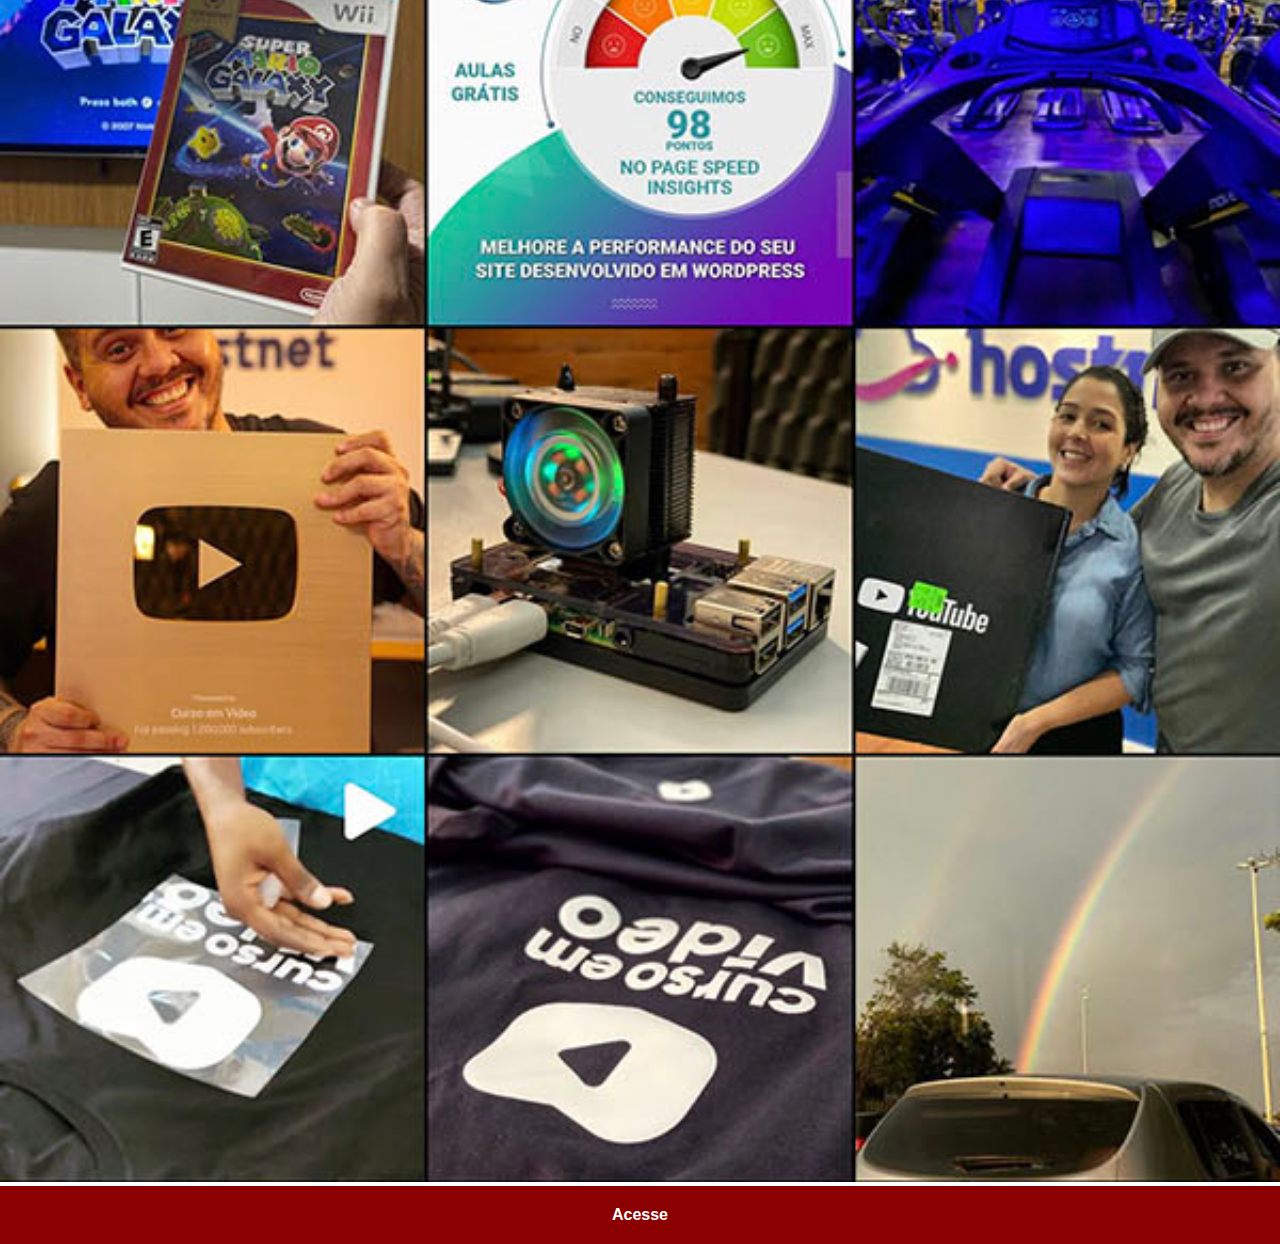
<file: instagram.html>
<!DOCTYPE html>
<html lang="pt-br">
<head>
    <meta charset="UTF-8">
    <meta http-equiv="X-UA-Compatible" content="IE=edge">
    <meta name="viewport" content="width=device-width, initial-scale=1.0">
    <title>instagram</title>
    <link rel="stylesheet" href="estilos/social.css">
</head>
<body>
    <img src="imagens/tela-instagram.jpg" alt="instagram">
    <a href="https://www.instagram.com/" target="_blank">Acesse</a>
</body>
</html>
</file>
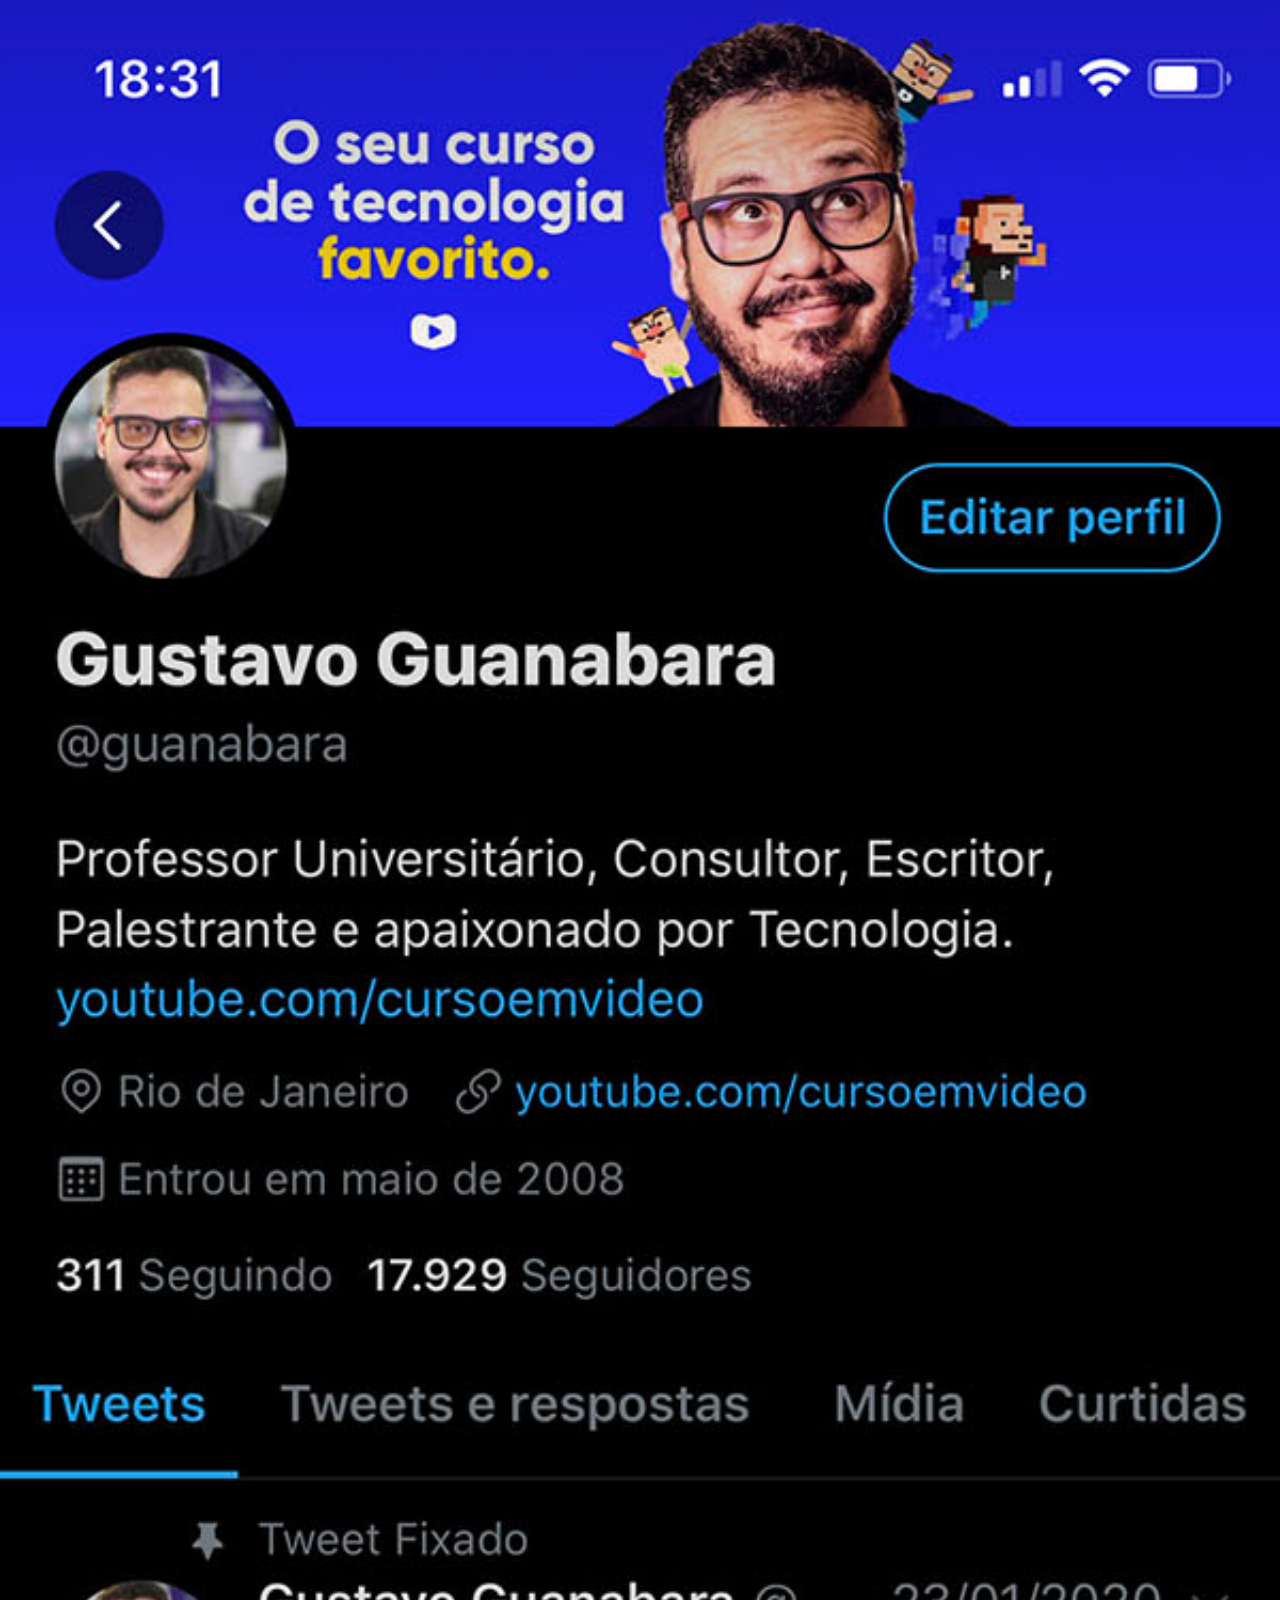
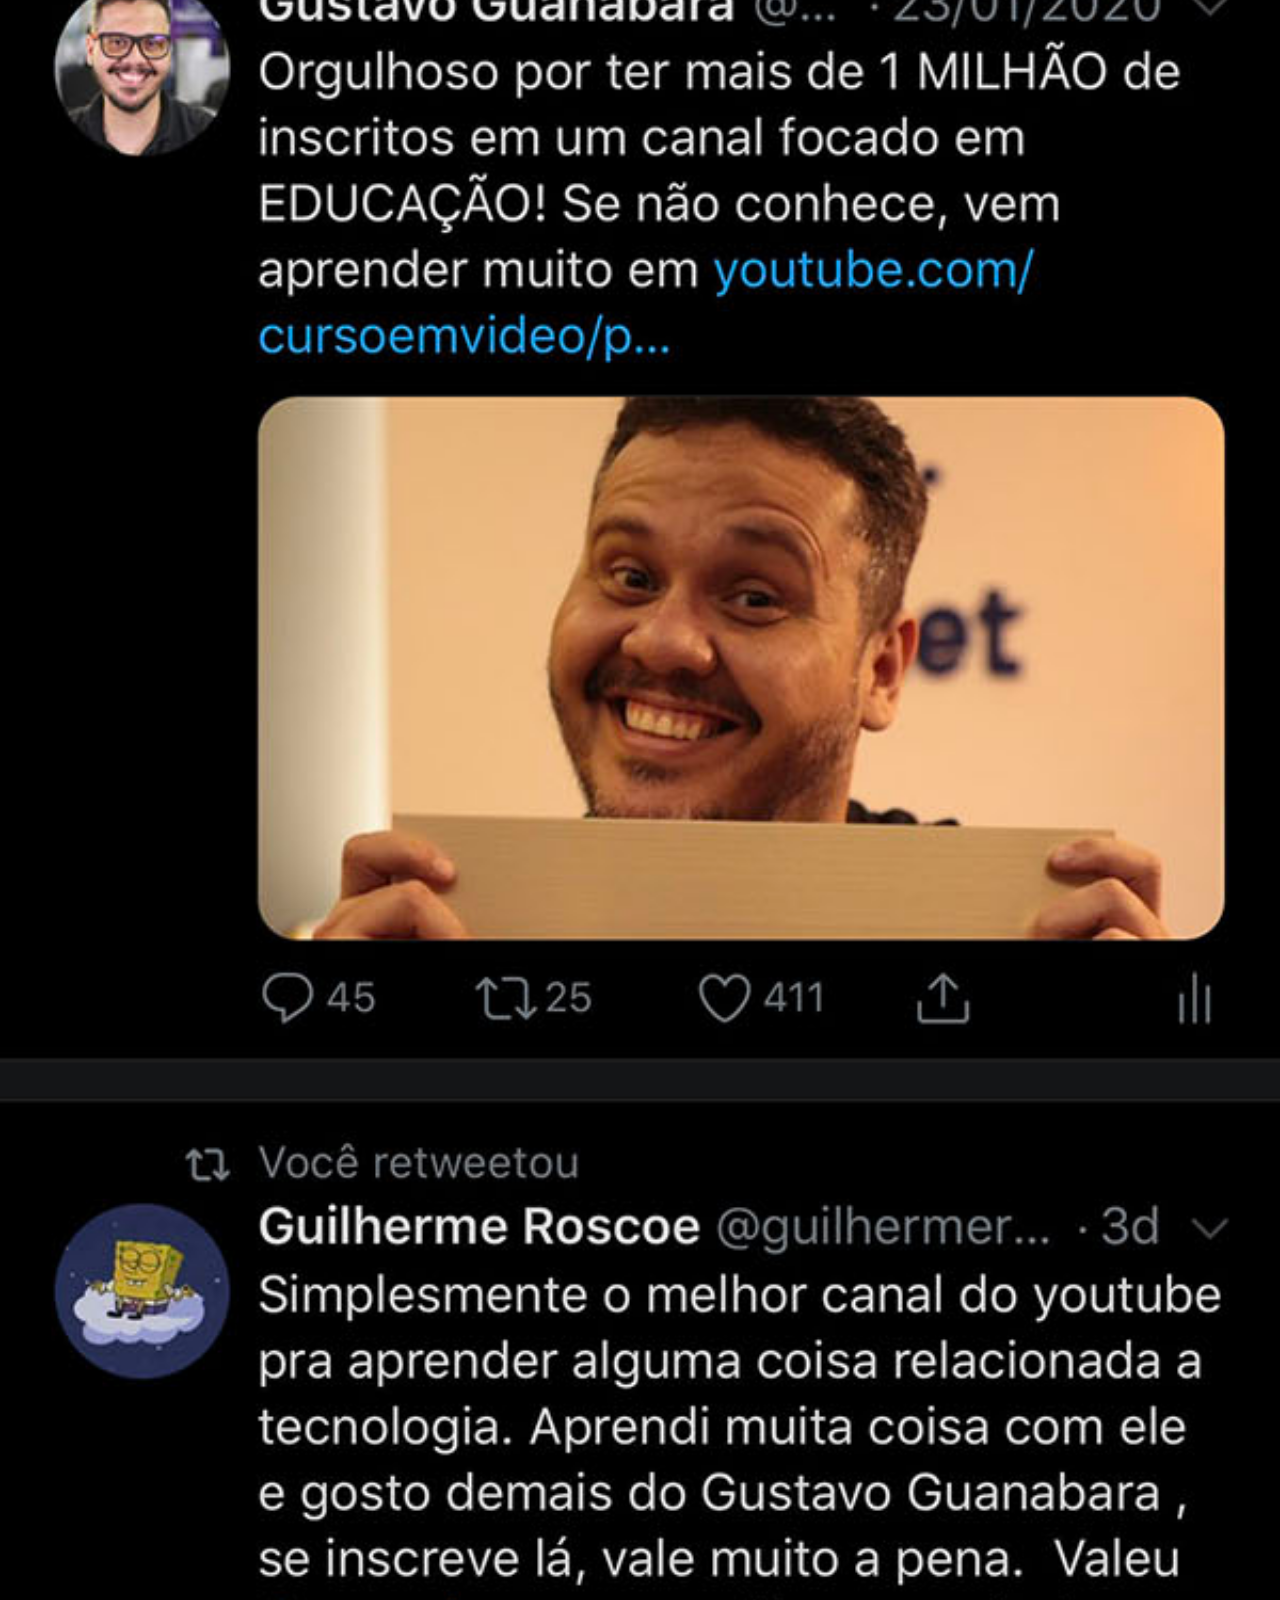
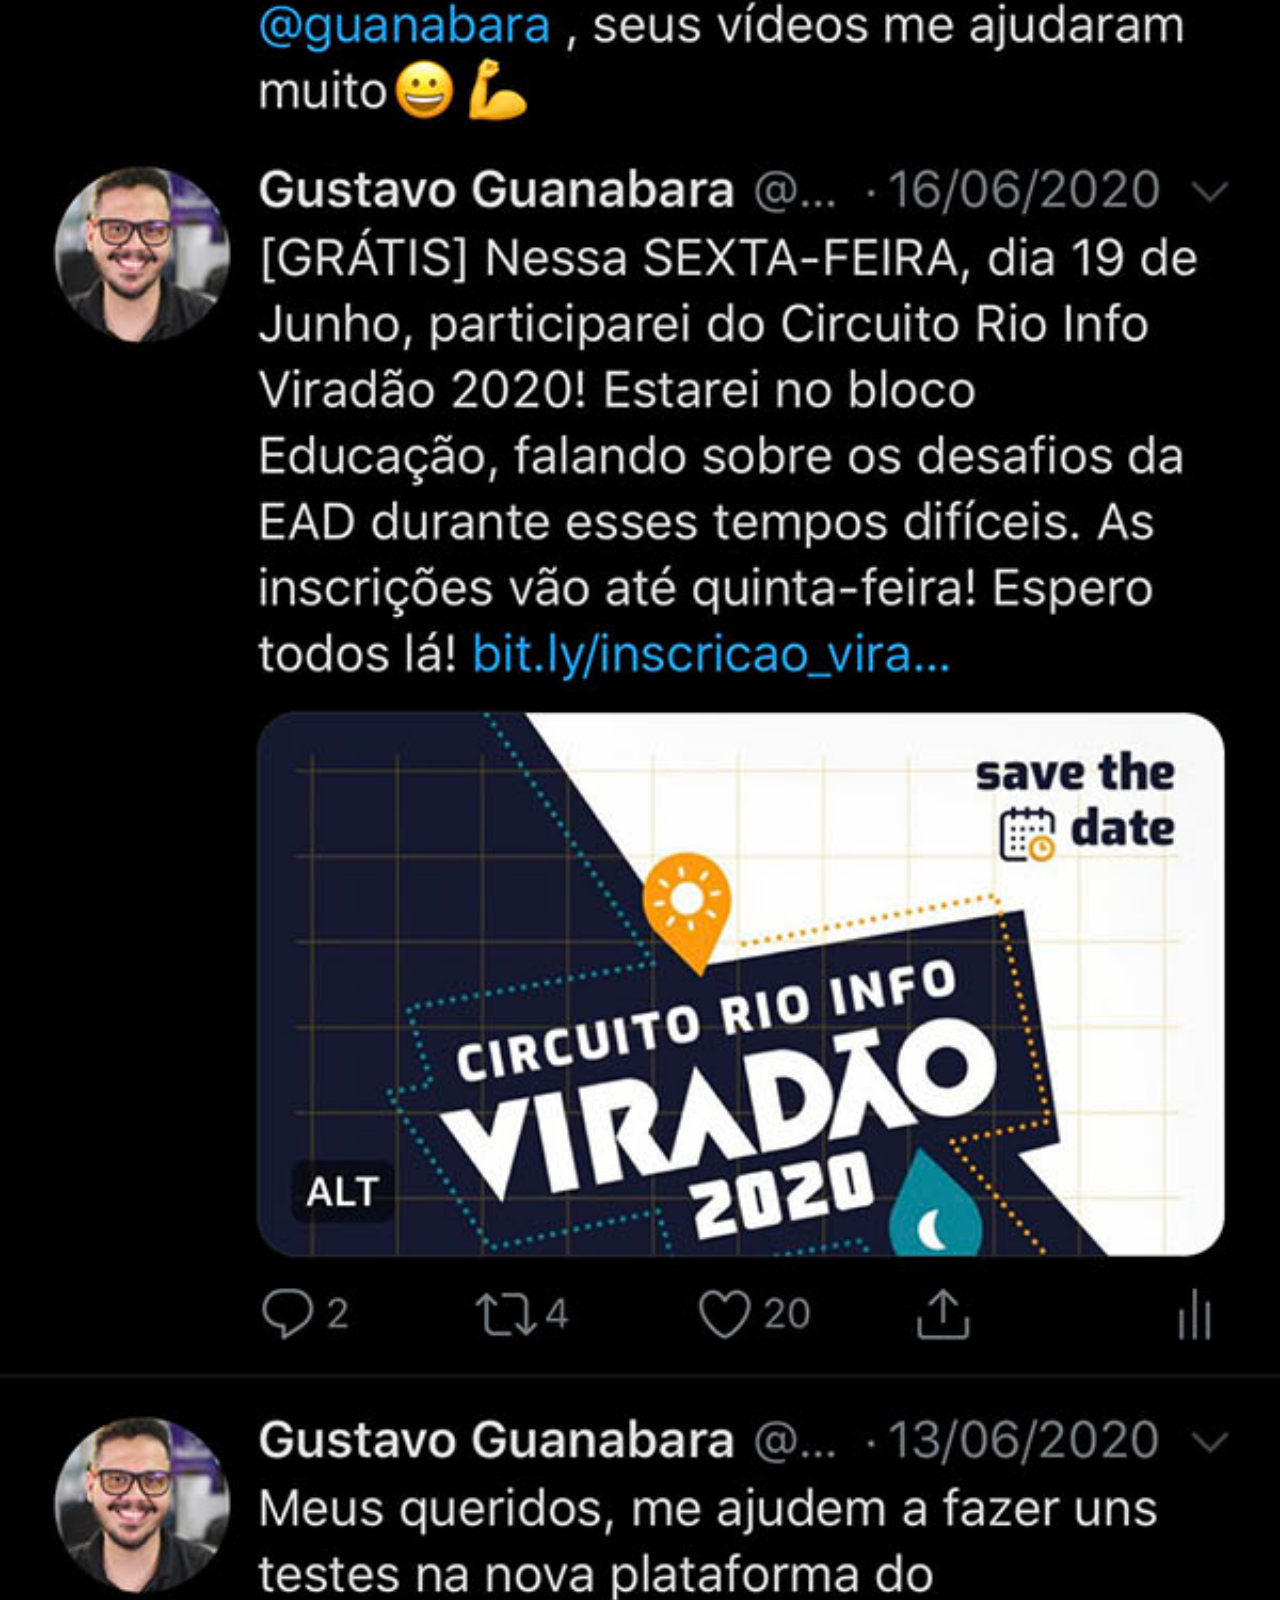
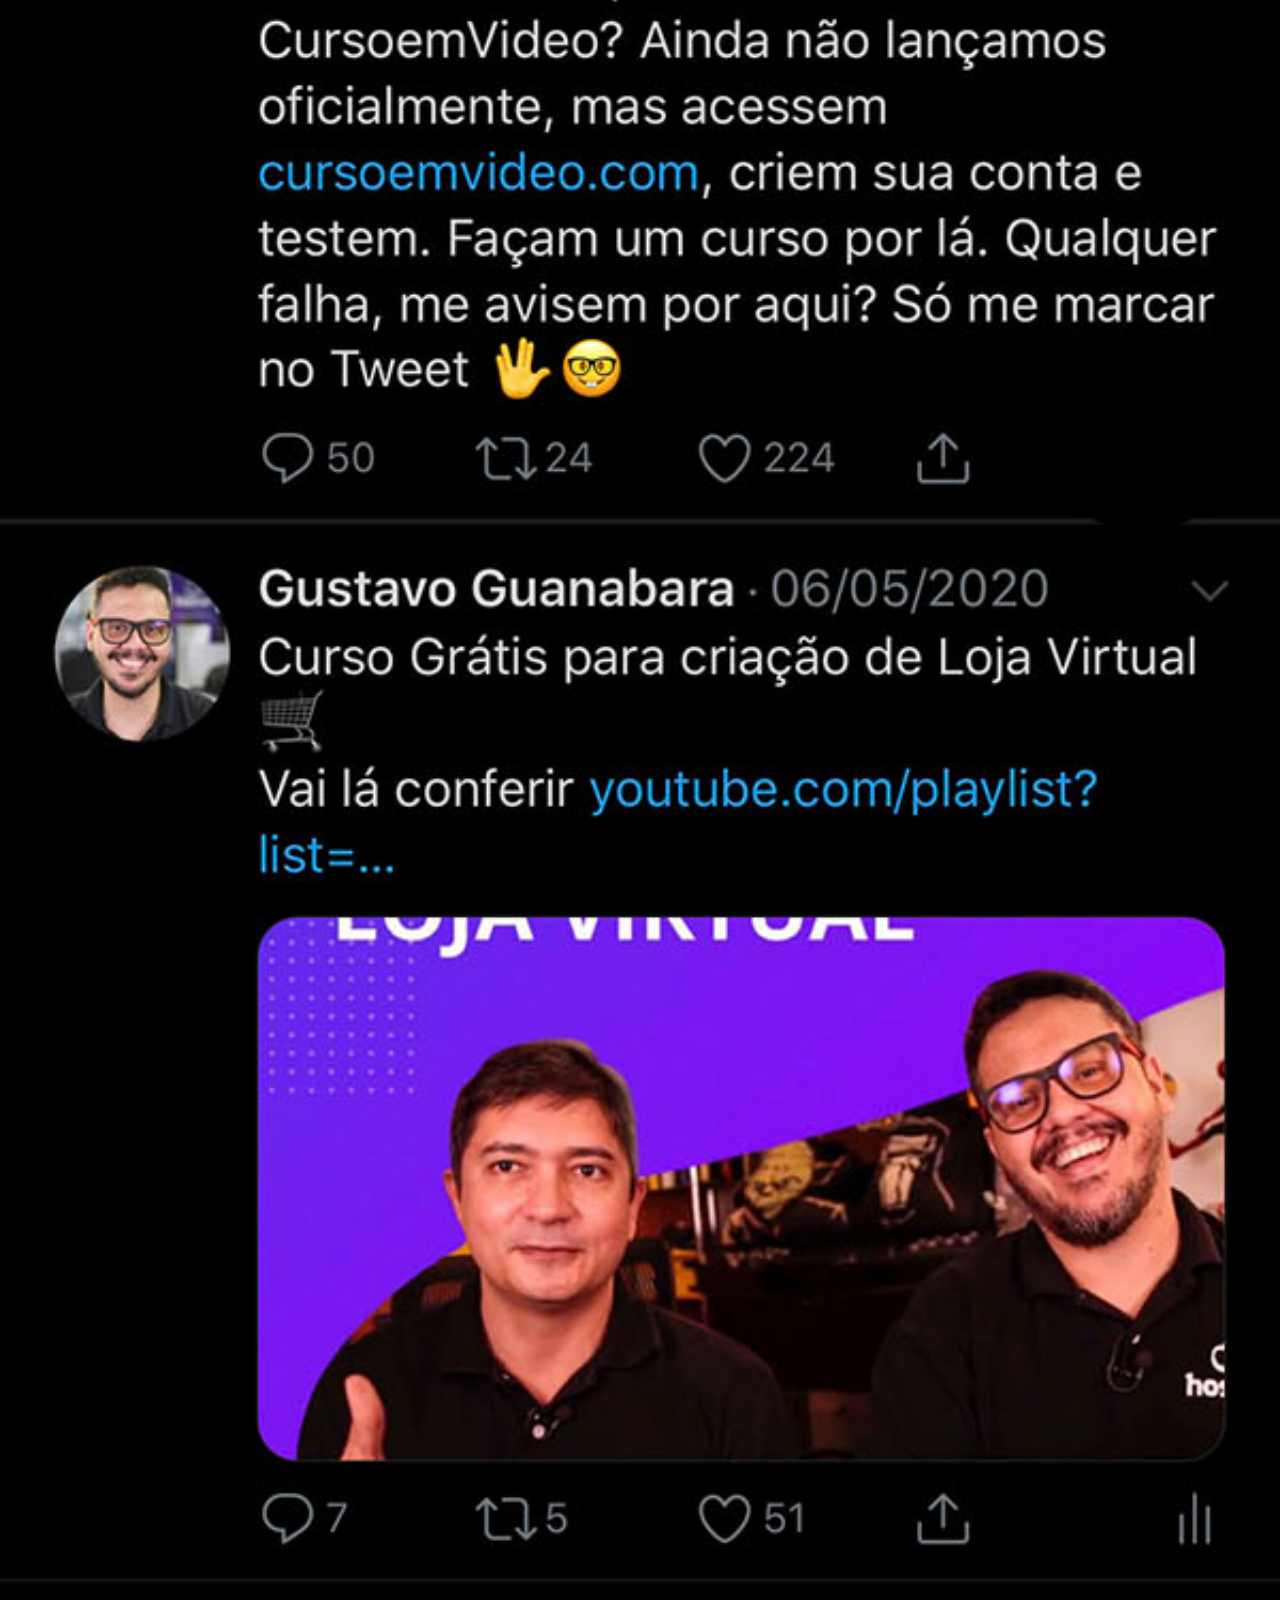
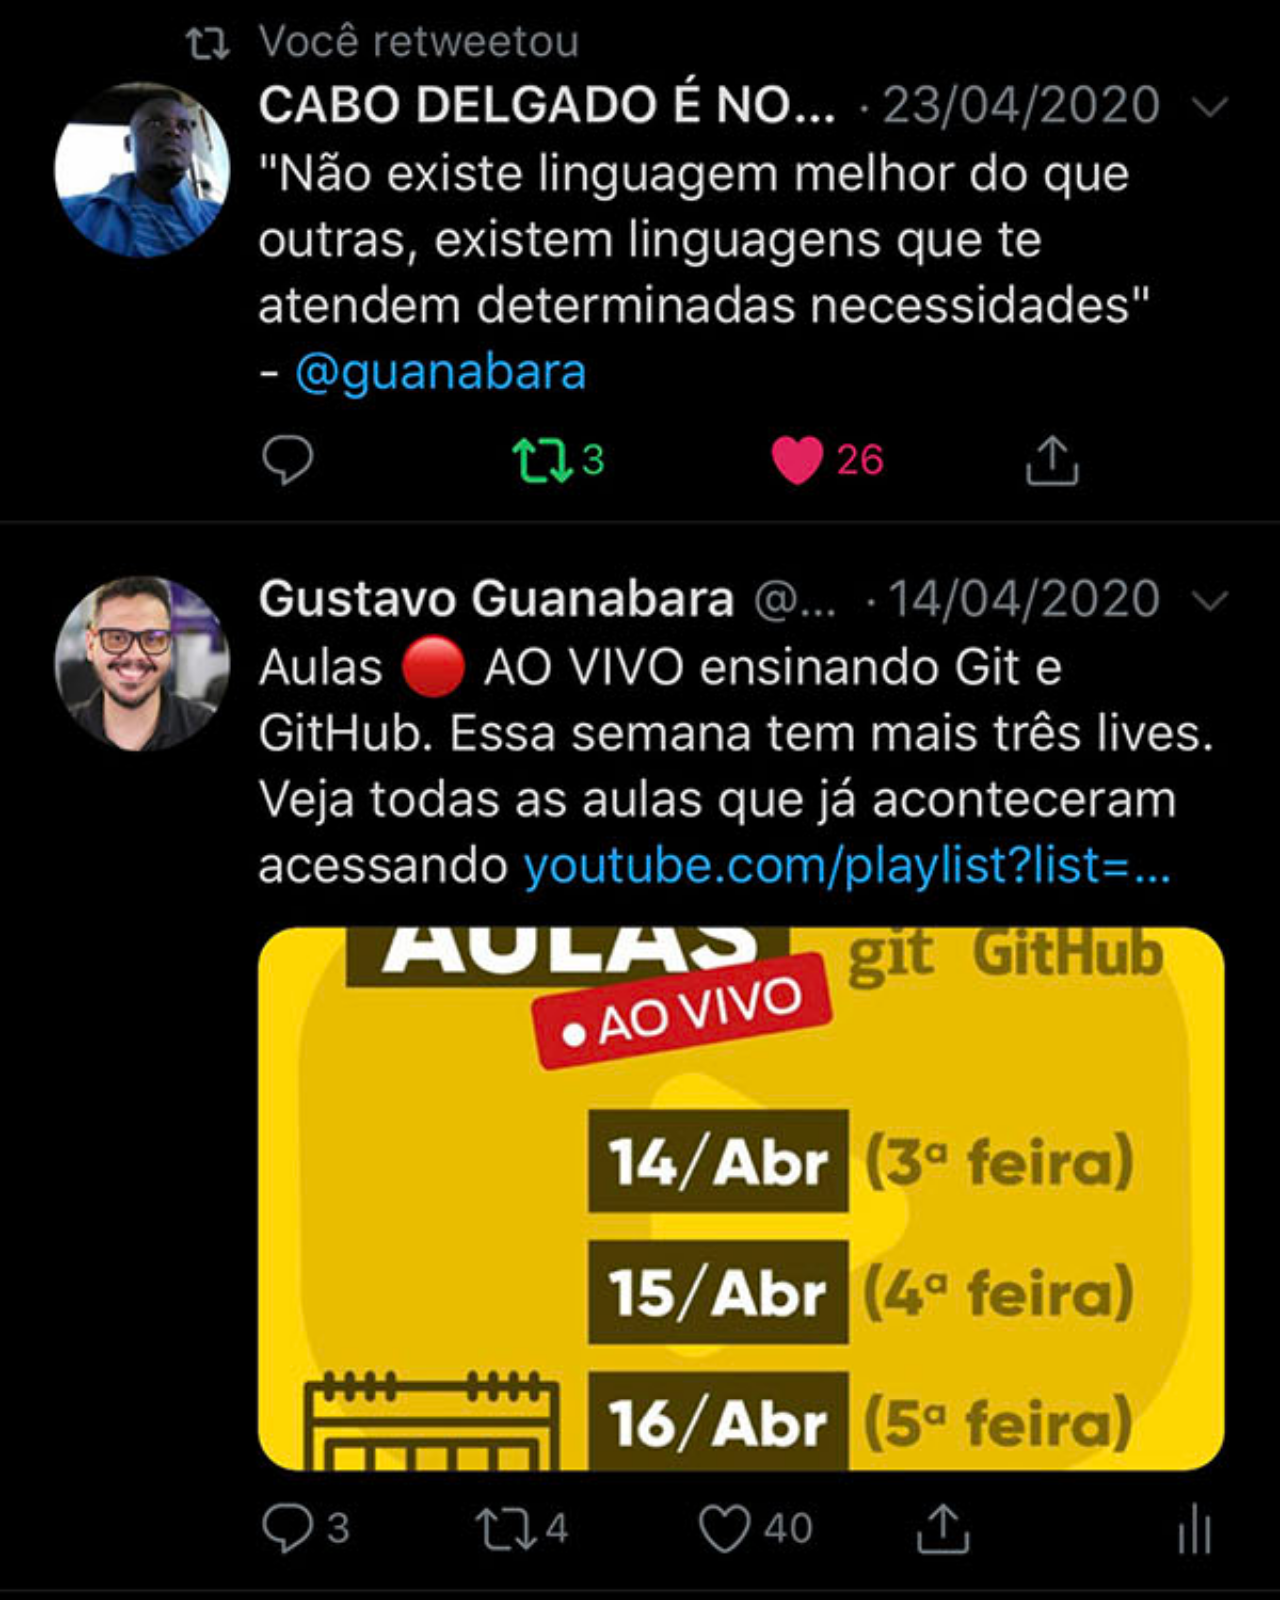
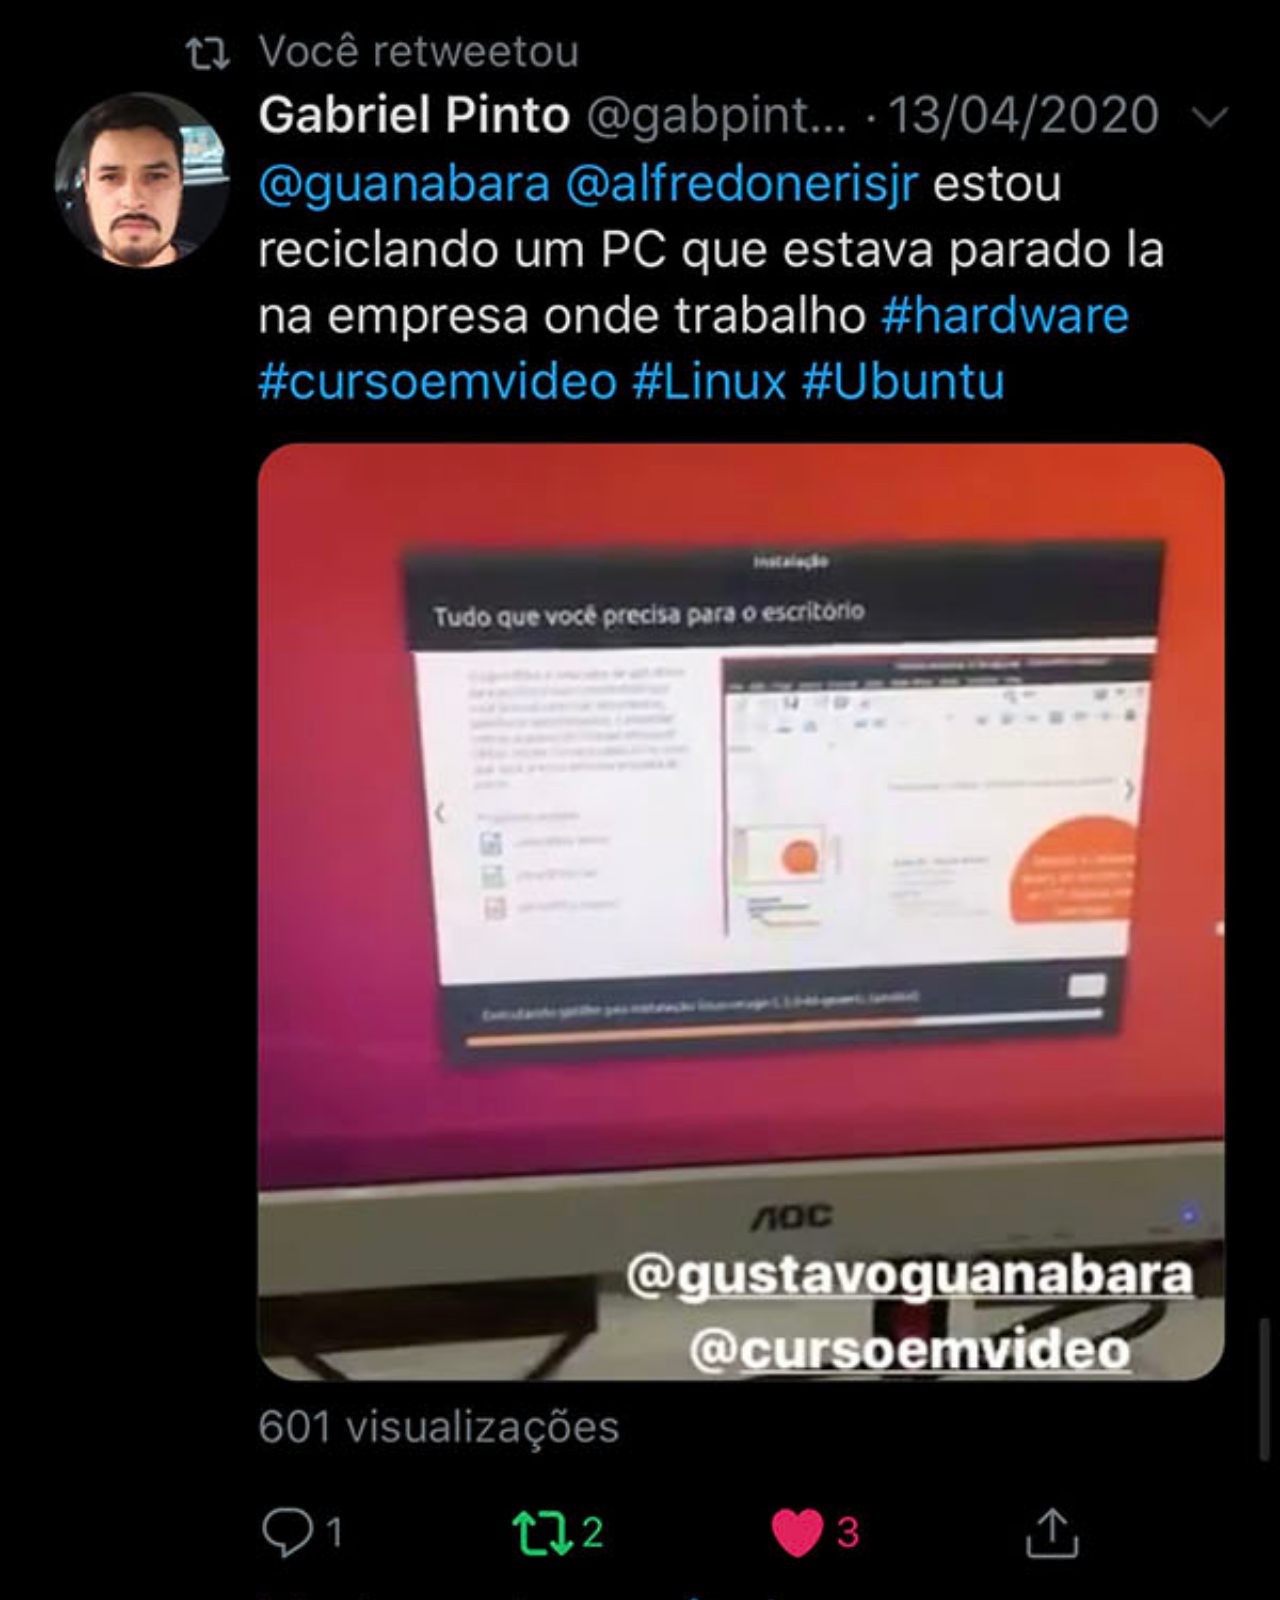
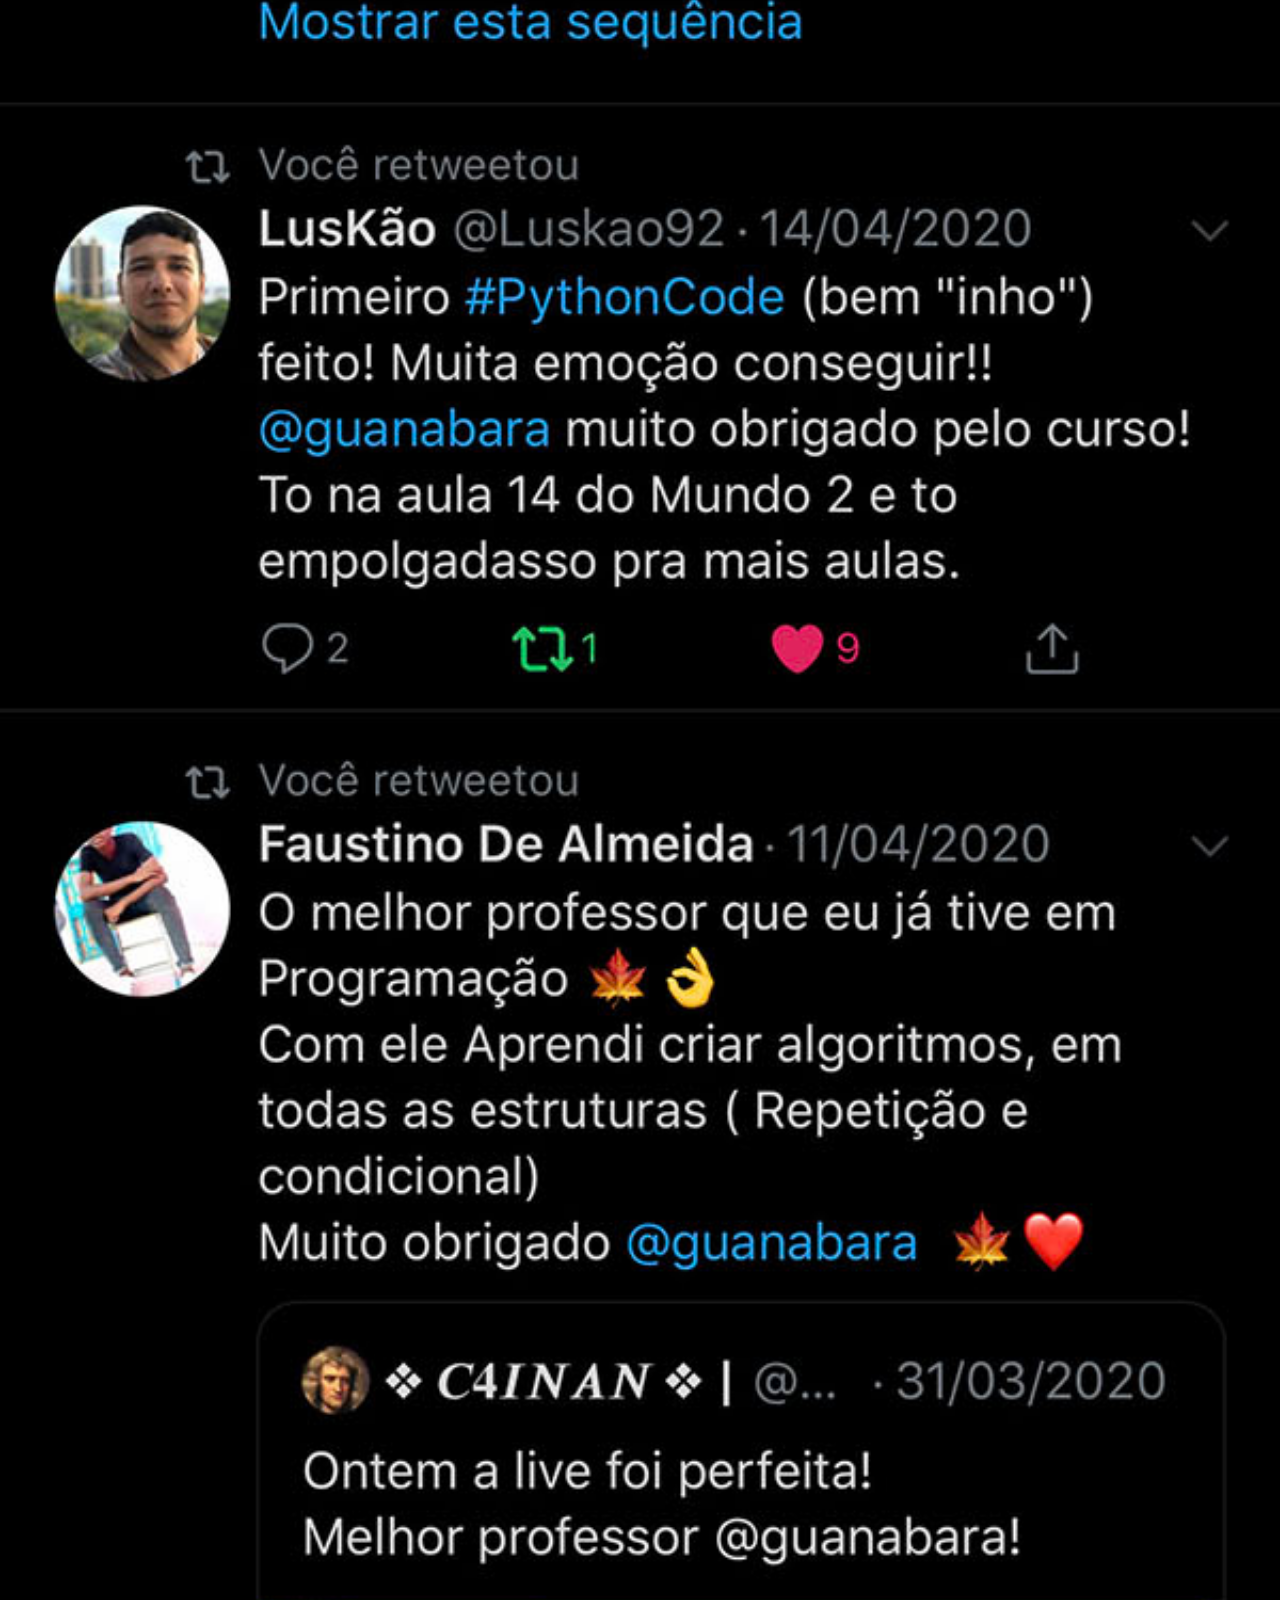
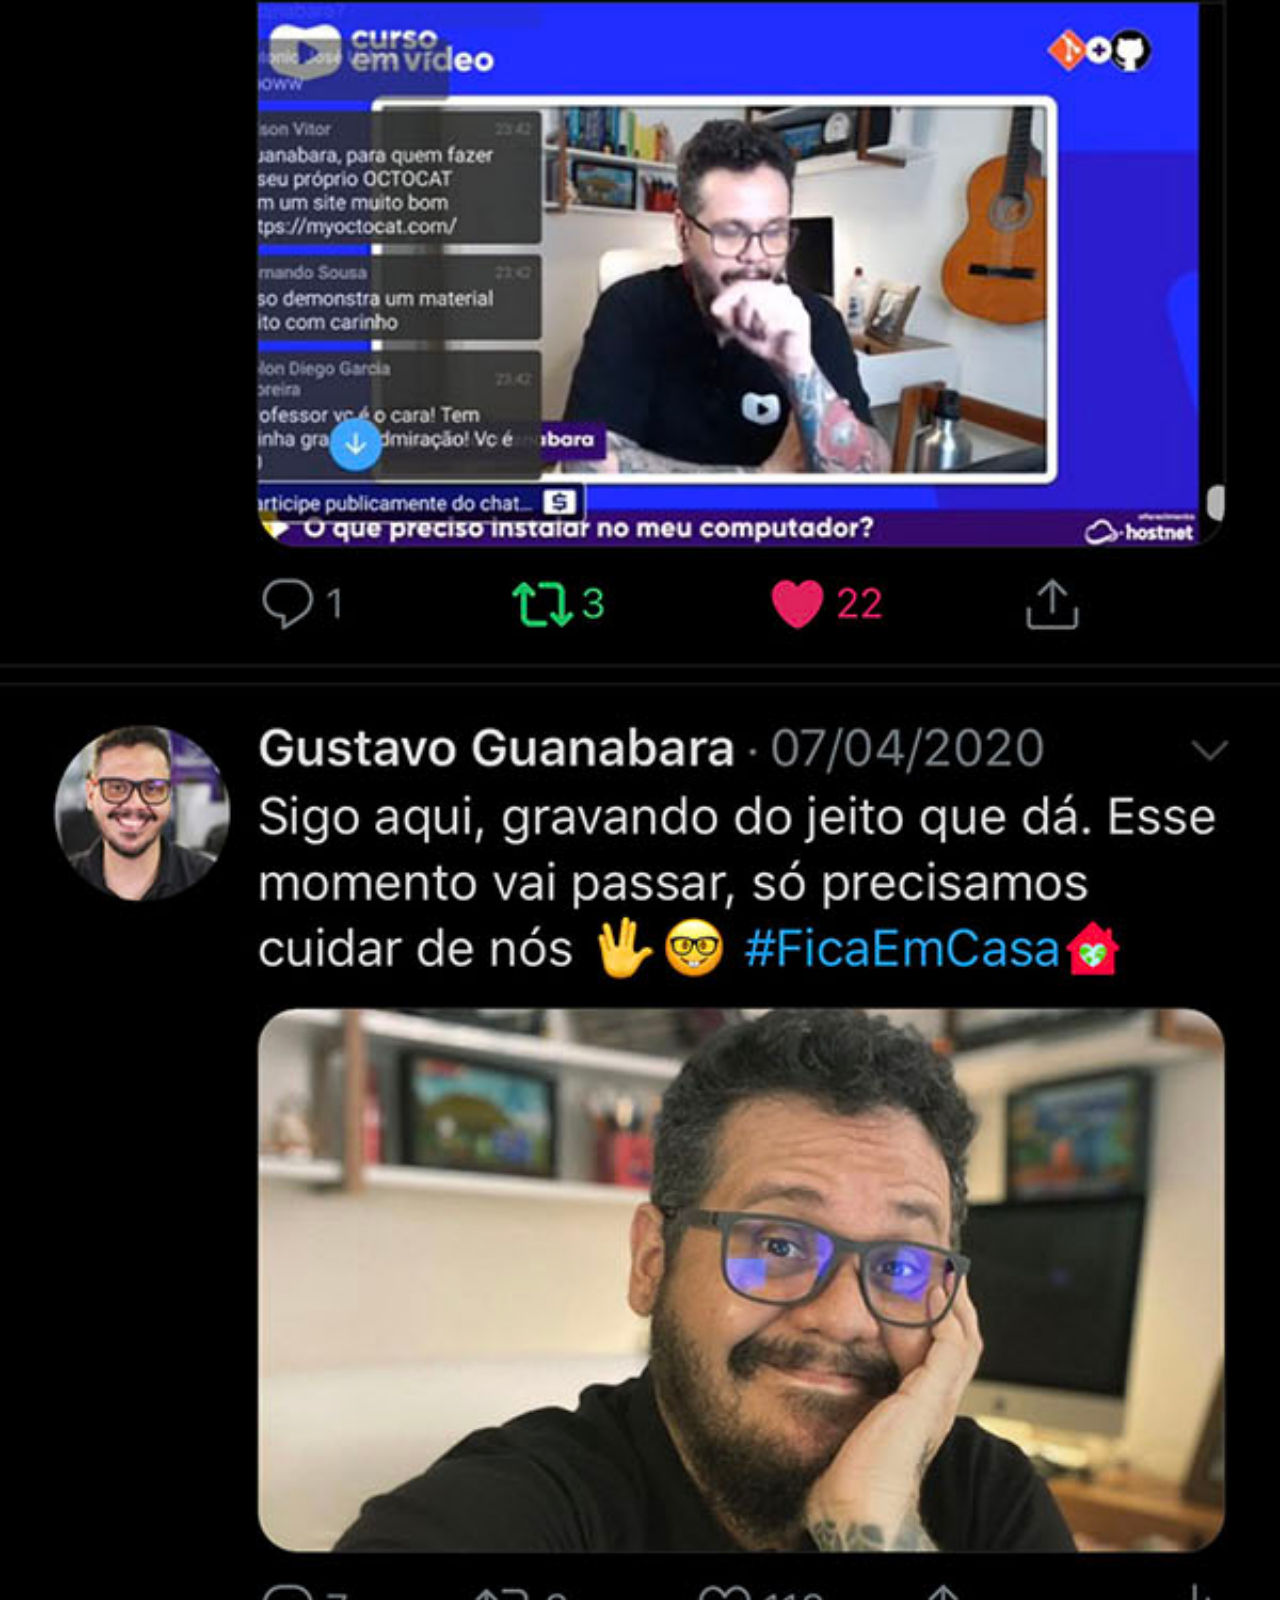
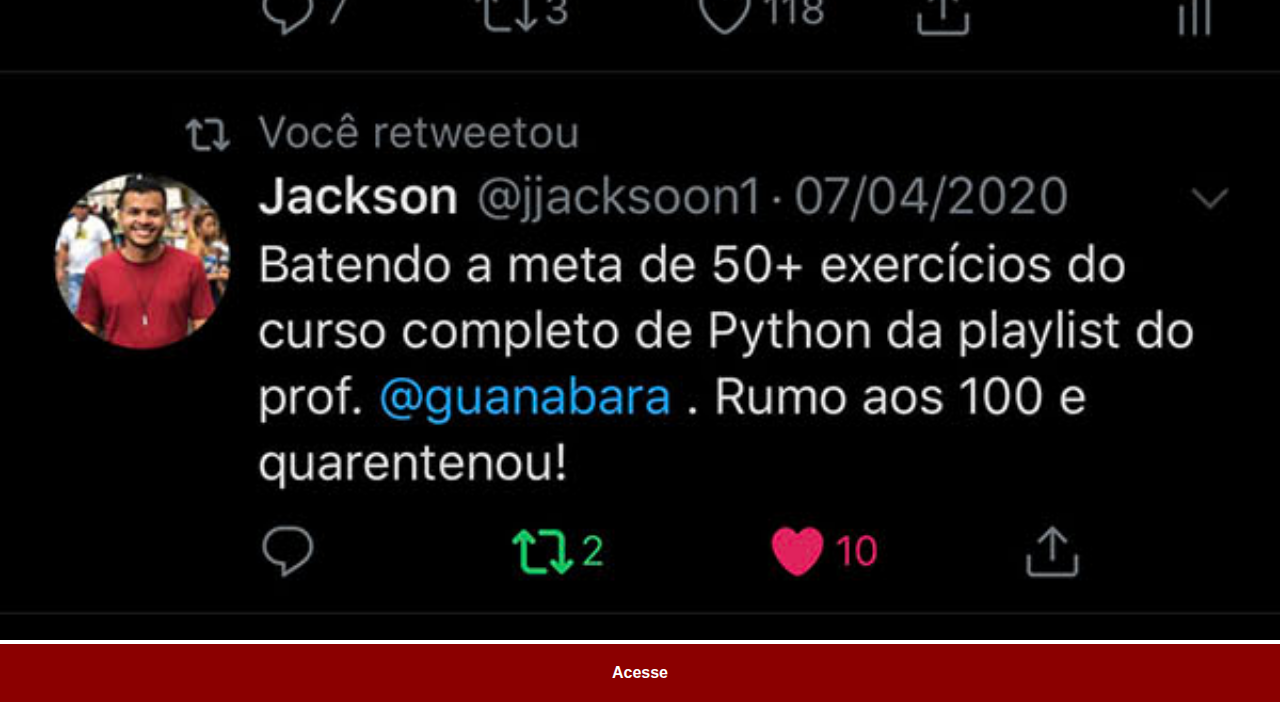
<file: twitter.html>
<!DOCTYPE html>
<html lang="pt-br">
<head>
    <meta charset="UTF-8">
    <meta http-equiv="X-UA-Compatible" content="IE=edge">
    <meta name="viewport" content="width=device-width, initial-scale=1.0">
    <title>twitter</title>
    <link rel="stylesheet" href="estilos/social.css">
</head>
<body>
    <img src="imagens/tela-twitter.jpg" alt="twitter">
    <a href="https://twitter.com/i/flow/login?input_flow_data=%7B%22requested_variant%22%3A%22eyJsYW5nIjoicHQifQ%3D%3D%22%7D" target="_blank">Acesse</a>
</body>
</html>
</file>
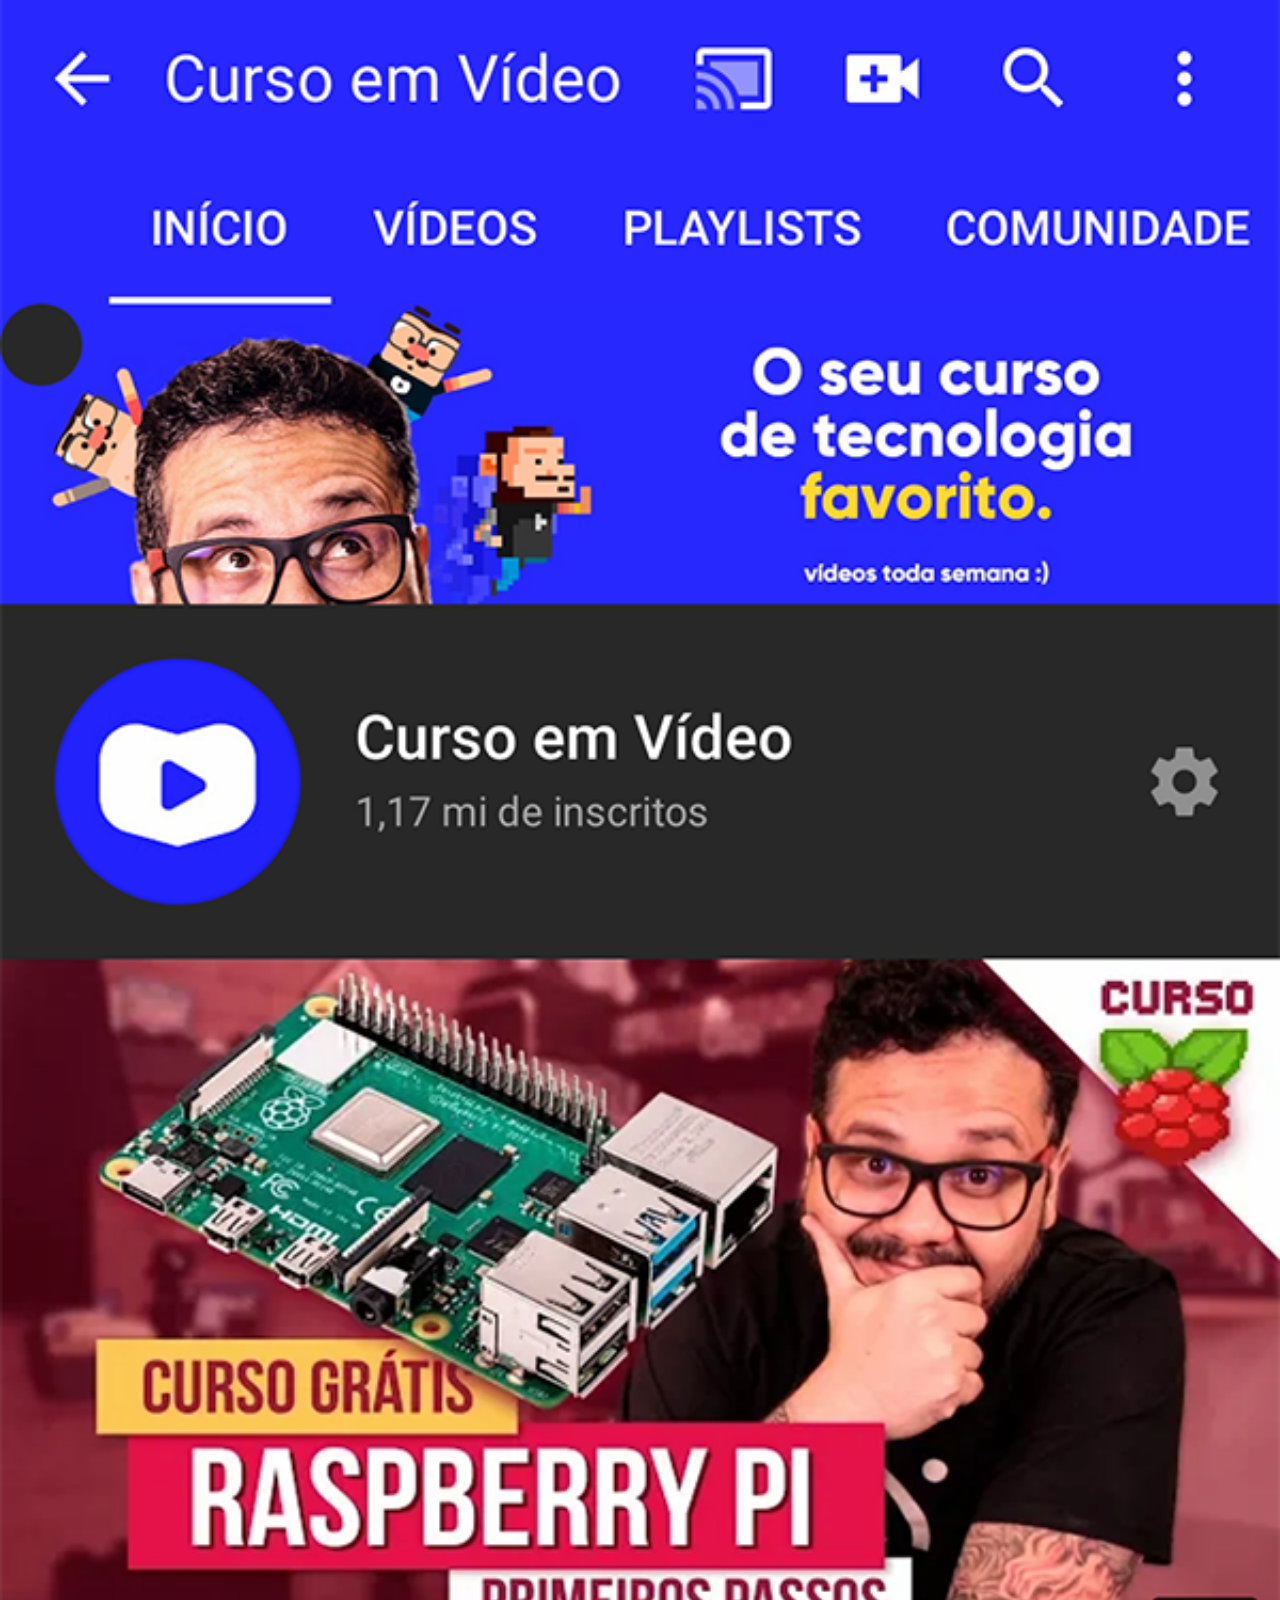
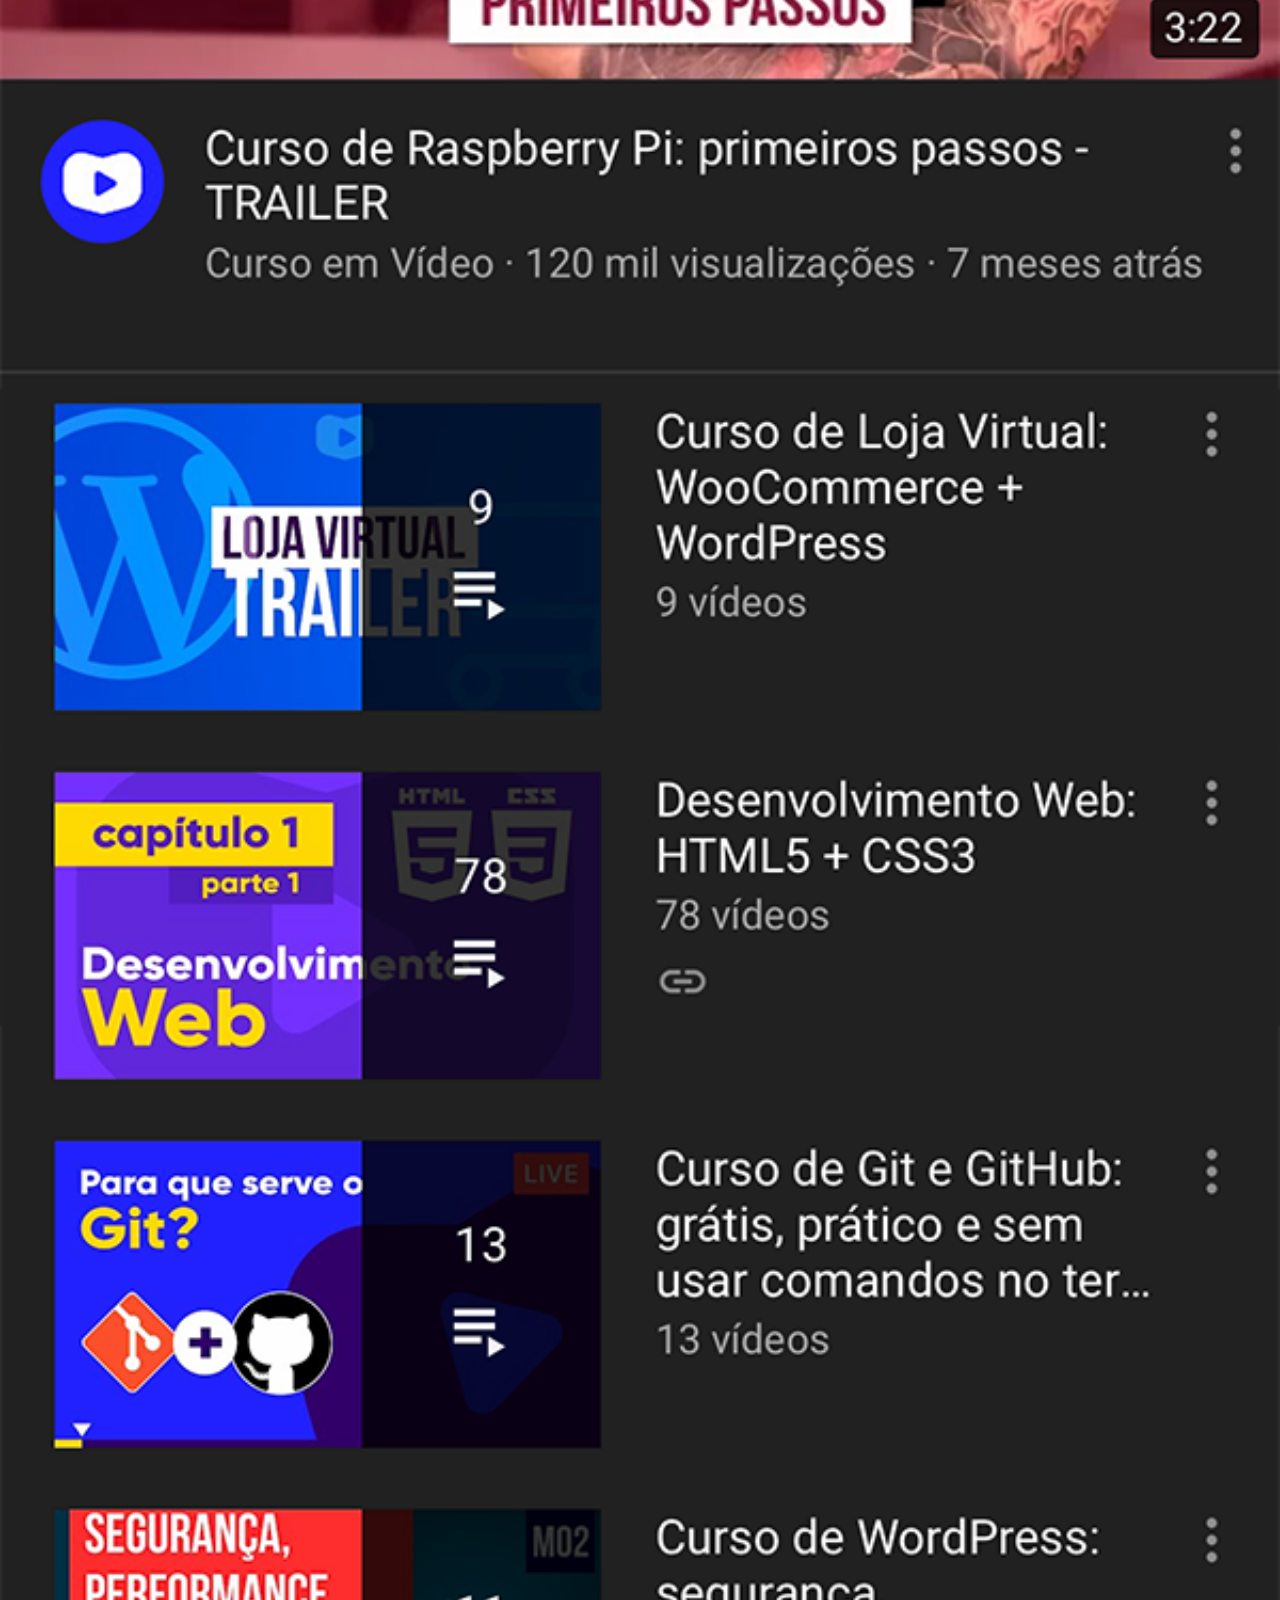
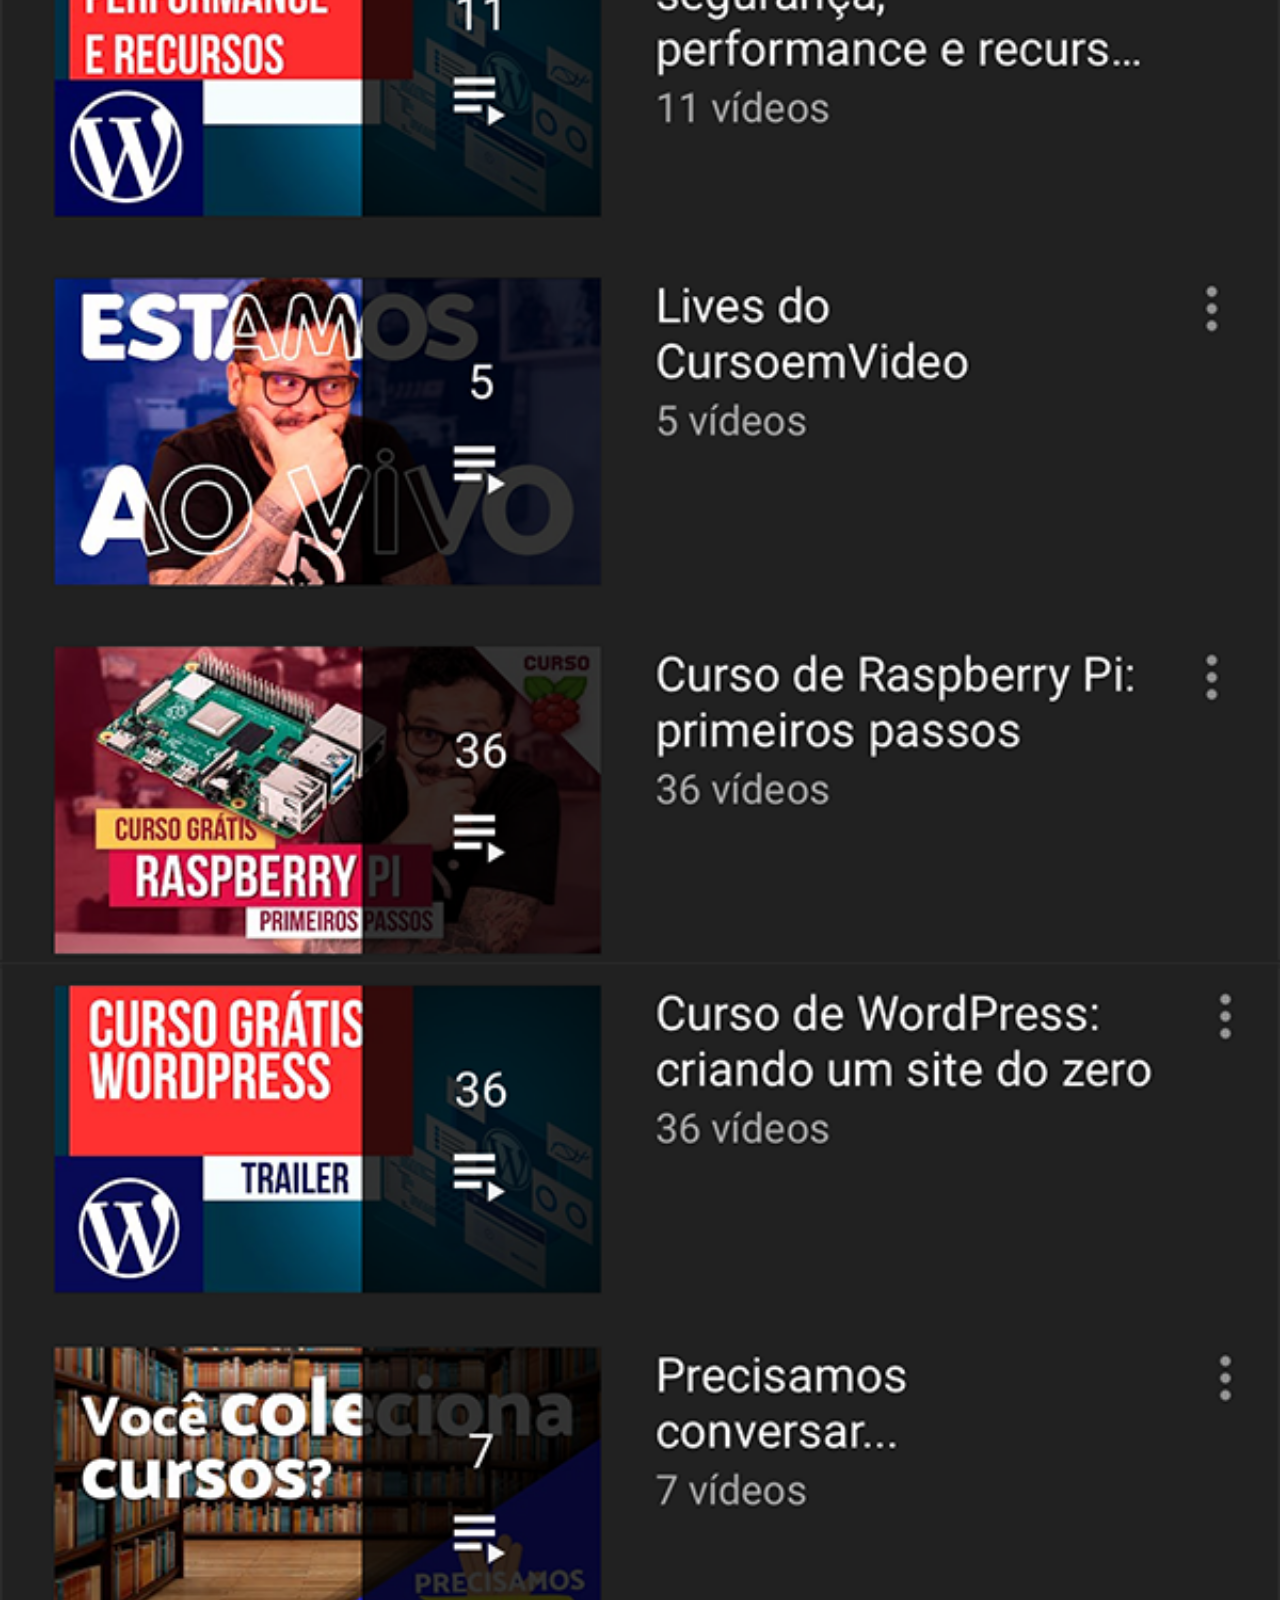
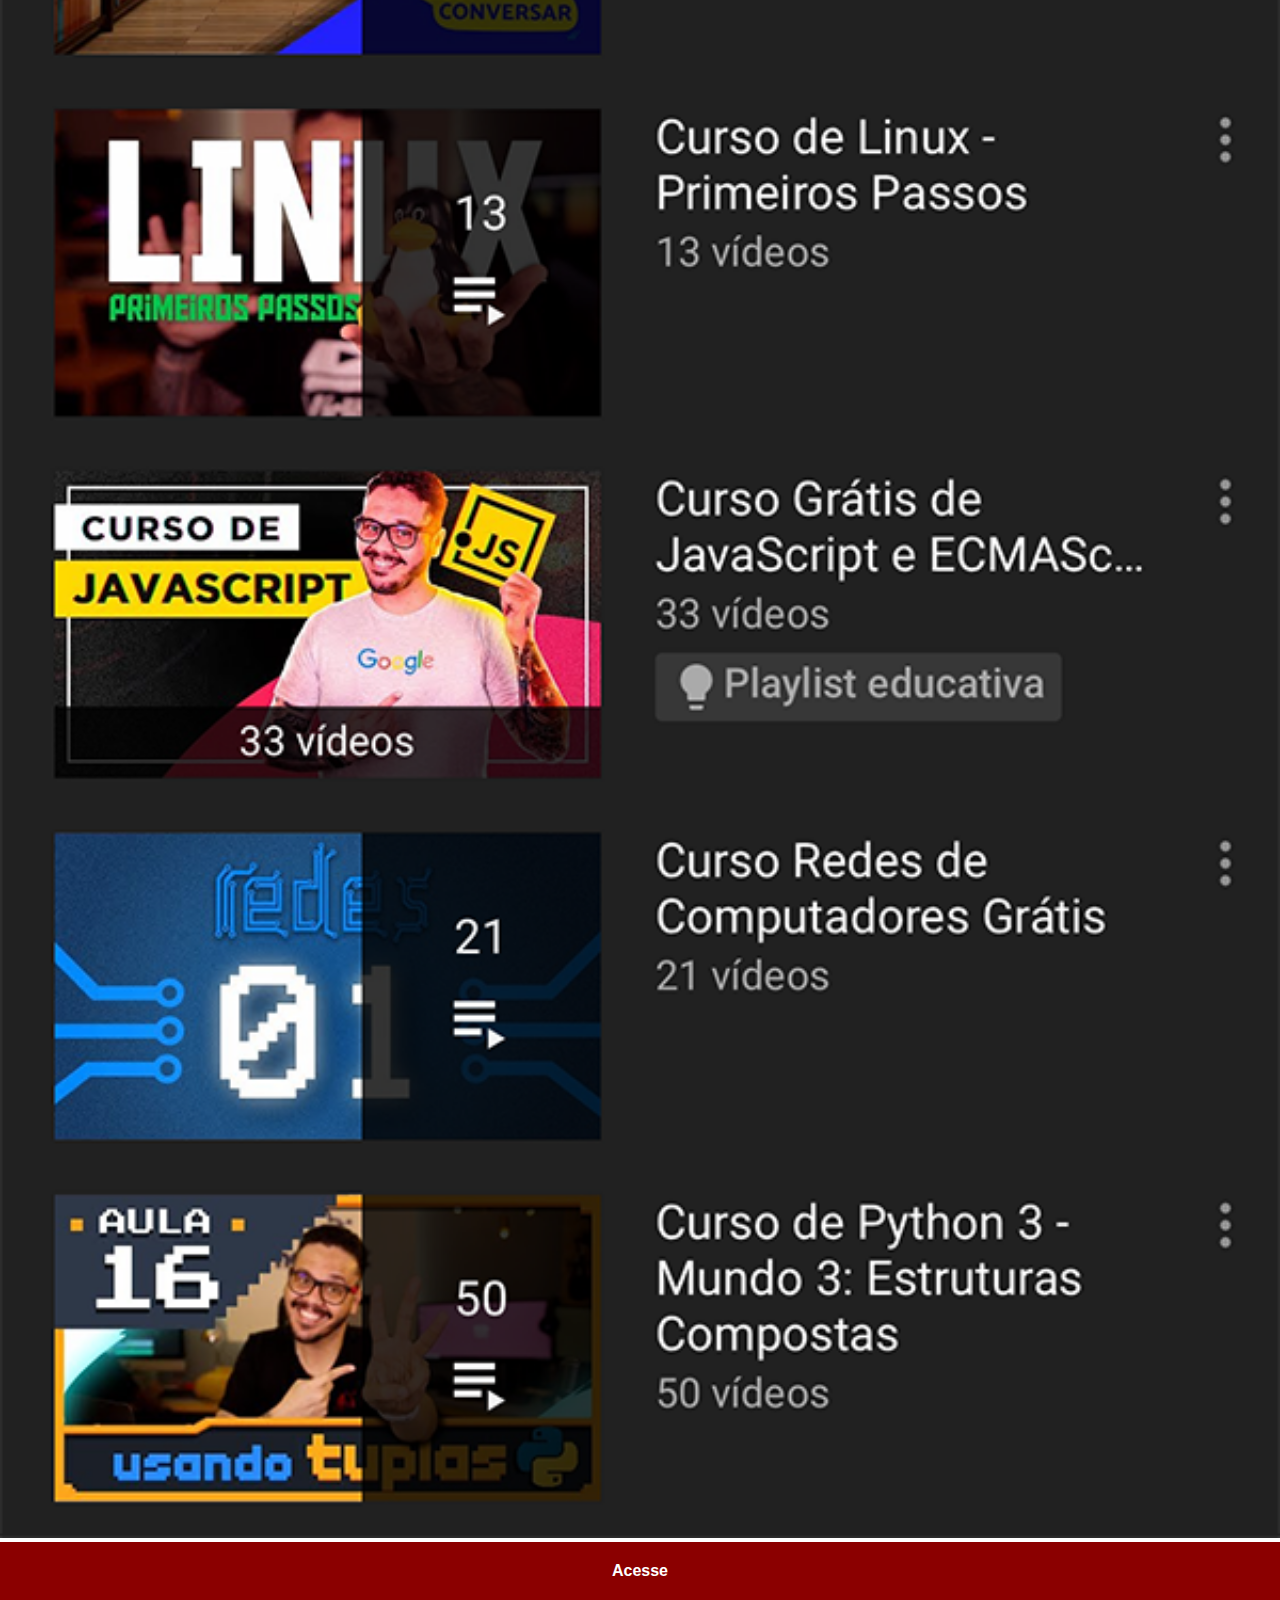
<file: youtube.html>
<!DOCTYPE html>
<html lang="pt-br">
<head>
    <meta charset="UTF-8">
    <meta http-equiv="X-UA-Compatible" content="IE=edge">
    <meta name="viewport" content="width=device-width, initial-scale=1.0">
    <title>Youtube</title>
    <link rel="stylesheet" href="estilos/social.css">
</head>
<body>
    <img src="imagens/tela-youtube.png" alt="">
    <a href="https://www.youtube.com/c/CursoemV%C3%ADdeo/playlists" target="_blank">Acesse</a>
</body>
</html>
</file>
<file: estilos/style.css>
@charset "UTF-8";

* {
    margin: 0px;
    padding: 0PX;
    font-family: Arial, Helvetica, sans-serif;
}
html, body {
    height: 100vh;
    width: 100vw;
    background-color: black;
}
body{
    background: url(../imagens/fundo-madeira.jpg) no-repeat top center;
    background-size: cover;
    background-attachment: fixed;
}
main {
    position: relative;
    height: 100vh;
    
    
}
section#telefone {
    position: absolute;
    top: 50%;
    left: 50%;
    transform: translate(-50%, -50%);

    height: 627px;
    width: 311px;
    background: url(../imagens/frame-iphone.png) no-repeat;
}
iframe#tela {
    position: relative;
    top: 80px;
    left: 22px;
    width: 267px;
    height: 471px;
}
section#redes-sociais{
    text-align: right;
}
section#redes-sociais img {
    width: 50px;
    margin: 10px;
    border-radius: 50%;
    box-shadow: 2px 2px rgba(0, 0, 0, 0.400);
    box-sizing: border-box;

}
section#redes-sociais img:hover{
    border: 2px solid rgba(255, 255, 255, 0.63);
    transform: translate(-3px, -3px);
    box-shadow: 5px 5px 10px rgba(0, 0, 0, 0.623);
    transition: transform 0.3s, border 0.2s;
}
</file>
<file: estilos/social.css>
@charset "UTF-8";

* {
    margin: 0px;
    padding: 0px;
    font-family: Arial, Helvetica, sans-serif;
}
::-webkit-scrollbar { /* emento para esconder barra de rolagem*/
    width: 0px;
    height: 0px;
}
img{
    width: 100vw;

}
a {
    display: block;
    background-color: darkred;
    color: white;
    padding: 20px;
    text-align: center;
    font-weight: bolder;
    text-decoration: none;

}
a:hover {
    background-color: red;
}
</file>
